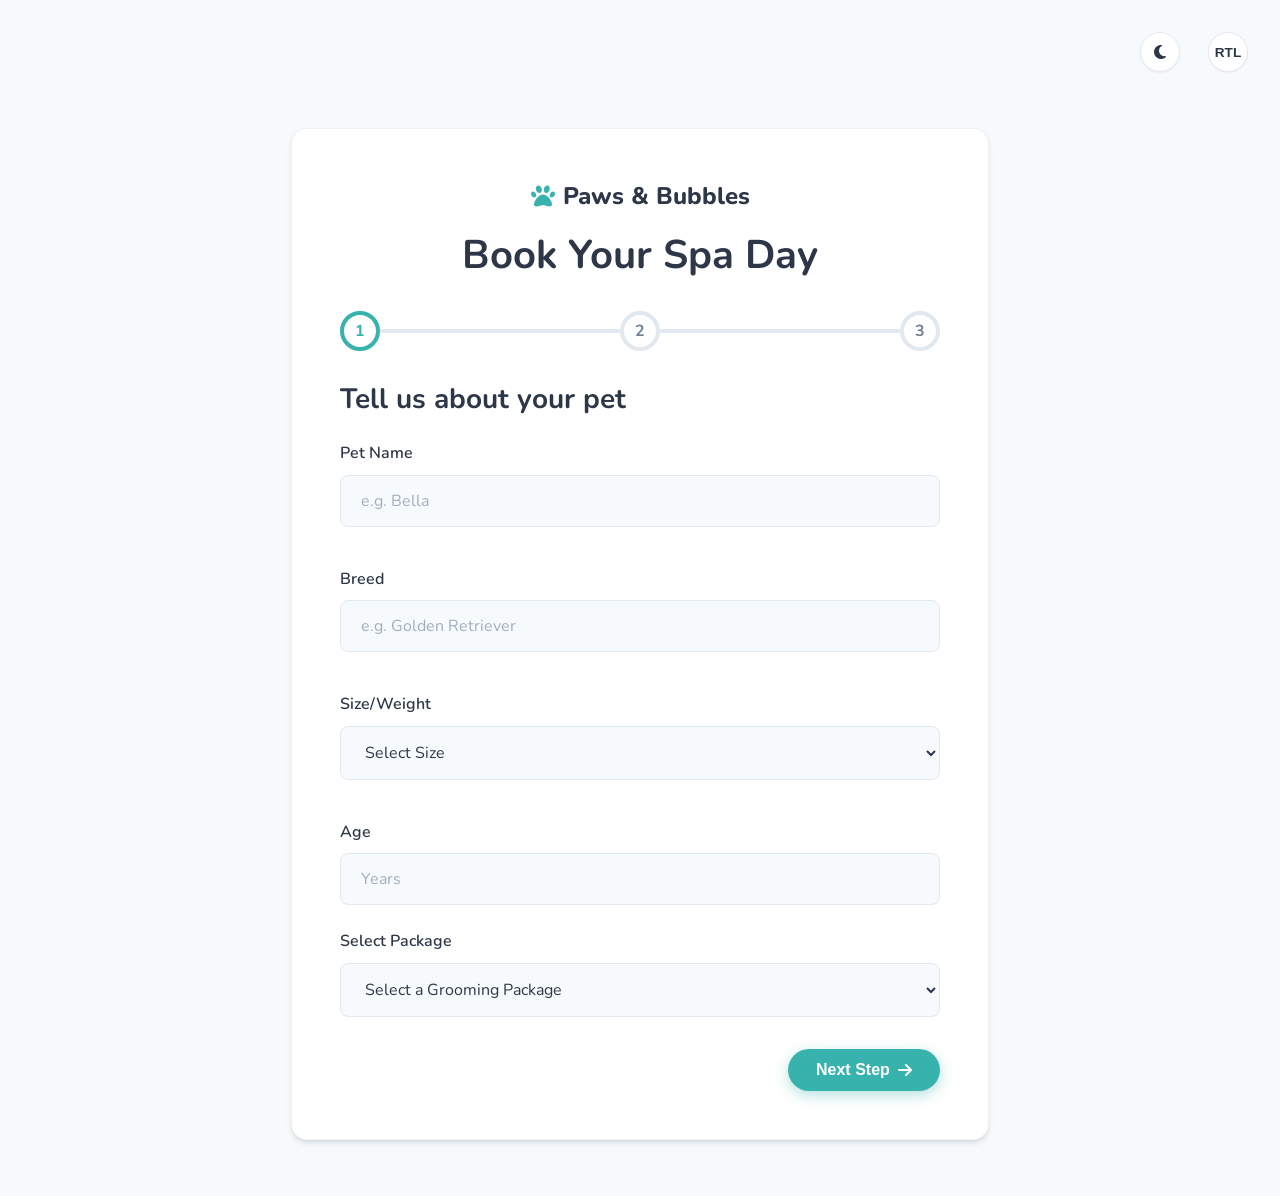
<file: booking.html>
<!DOCTYPE html>
<html lang="en" dir="ltr">
<head>
  <meta charset="UTF-8">
  <meta name="viewport" content="width=device-width, initial-scale=1.0">
  <title>Book an Appointment | Paws & Bubbles</title>
  
  <link rel="stylesheet" href="https://cdnjs.cloudflare.com/ajax/libs/font-awesome/6.5.1/css/all.min.css">
  <link rel="stylesheet" href="assets/css/index.css">
  <link rel="stylesheet" href="assets/css/components.css">
  <link rel="stylesheet" href="assets/css/animations.css">

  <style>
    .wizard-step { display: none; }
    .wizard-step.active { display: block; animation: fadeIn 0.5s ease; }
    
    @keyframes fadeIn {
      from { opacity: 0; transform: translateY(10px); }
      to { opacity: 1; transform: translateY(0); }
    }
    
    .progress-bar {
      display: flex;
      justify-content: space-between;
      margin-bottom: 2rem;
      position: relative;
    }
    
    .progress-bar::before {
      content: '';
      position: absolute;
      top: 50%;
      left: 0;
      width: 100%;
      height: 4px;
      background: var(--border-color);
      z-index: 1;
      transform: translateY(-50%);
    }
    
    .progress-bar-fill {
      position: absolute;
      top: 50%;
      left: 0;
      height: 4px;
      background: var(--primary);
      z-index: 2;
      transform: translateY(-50%);
      transition: width 0.3s ease;
    }
    
    .progress-step {
      width: 40px;
      height: 40px;
      background: var(--surface);
      border: 4px solid var(--border-color);
      border-radius: 50%;
      z-index: 3;
      display: flex;
      justify-content: center;
      align-items: center;
      font-weight: bold;
      color: var(--text-muted);
      transition: all 0.3s ease;
    }
    
    .progress-step.active {
      border-color: var(--primary);
      color: var(--primary);
    }
    
    .progress-step.completed {
      background: var(--primary);
      border-color: var(--primary);
      color: white;
    }

    /* RTL Overrides */
    [dir="rtl"] .progress-bar-fill {
      left: auto;
      right: 0;
    }
    
    [dir="rtl"] .next-btn i {
      transform: scaleX(-1);
    }

    [dir="rtl"] .prev-btn i {
      transform: scaleX(-1);
    }

    .fixed-toggles {
      position: fixed;
      top: 2rem;
      right: 2rem;
      display: flex;
      gap: 0.75rem;
      align-items: center;
      z-index: 100;
    }

    [dir="rtl"] .fixed-toggles {
      right: auto;
      left: 2rem;
    }

    @media (max-width: 576px) {
      .fixed-toggles {
        top: 1rem;
        right: 1rem;
      }
      [dir="rtl"] .fixed-toggles {
        right: auto;
        left: 1rem;
      }
    }
  </style>
  <link rel="icon" type="image/svg+xml" href="assets/images/favicon.svg">
</head>
<body>


  <!-- Theme & RTL Toggles (Fixed Corner) -->
  <div class="fixed-toggles">
    <button id="theme-toggle" class="theme-toggle" aria-label="Toggle Dark Mode" style="width: 40px; height: 40px; font-size: 1rem; background: var(--surface); border: 1px solid var(--border-color); box-shadow: var(--shadow-sm);">
      <i class="fas fa-moon"></i>
    </button>
    <button id="rtl-toggle" aria-label="Toggle RTL" style="width: 40px; height: 40px; font-size: 0.85rem; font-weight: 800; background: var(--surface); color: var(--text-main); border: 1px solid var(--border-color); border-radius: 50%; cursor: pointer; display: flex; align-items: center; justify-content: center; box-shadow: var(--shadow-sm);">
      RTL
    </button>
  </div>

  <!-- Booking Container -->
  <section class="section" style="padding-top: 8rem; min-height: 100vh; background-color: var(--bg-color);">
    <div class="container" style="max-width: 800px;">
      
      <div class="card fade-in-up" style="padding: 3rem; position: relative;">


        <!-- Logo & Title -->
        <div class="text-center" style="margin-bottom: 2rem;">
          <a href="index.html" class="navbar-brand" style="justify-content: center; margin-bottom: 1rem; font-size: 1.5rem;">
            <i class="fas fa-paw"></i>
            <span>Paws & Bubbles</span>
          </a>
          <h2 style="margin: 0;">Book Your Spa Day</h2>
        </div>
        
        <!-- Progress Bar -->
        <div class="progress-bar">
          <div class="progress-bar-fill" id="progress-fill" style="width: 0%;"></div>
          <div class="progress-step active" id="step1-indicator">1</div>
          <div class="progress-step" id="step2-indicator">2</div>
          <div class="progress-step" id="step3-indicator">3</div>
        </div>
        
        <form id="booking-form">
          <!-- Step 1: Pet Details -->
          <div class="wizard-step active" id="step-1">
            <h3 style="margin-bottom: 1.5rem;">Tell us about your pet</h3>
            <div style="display: flex; flex-direction: column; gap: 1rem;">
              <div class="form-group">
                <label class="form-label">Pet Name</label>
                <input type="text" class="form-control" placeholder="e.g. Bella" required>
              </div>
              <div class="form-group">
                <label class="form-label">Breed</label>
                <input type="text" class="form-control" placeholder="e.g. Golden Retriever" required>
              </div>
              <div class="form-group">
                <label class="form-label">Size/Weight</label>
                <select class="form-control" required>
                  <option value="">Select Size</option>
                  <option value="small">Small (0-20 lbs)</option>
                  <option value="medium">Medium (21-40 lbs)</option>
                  <option value="large">Large (41+ lbs)</option>
                </select>
              </div>
              <div class="form-group">
                <label class="form-label">Age</label>
                <input type="number" class="form-control" placeholder="Years" min="0">
              </div>
            </div>
            <div class="form-group">
              <label class="form-label">Select Package</label>
              <select class="form-control" required>
                <option value="">Select a Grooming Package</option>
                <option value="basic">Basic Bath (From $65)</option>
                <option value="full">The Full Makeover (From $95)</option>
                <option value="puppy">Puppy Spa (From $55)</option>
              </select>
            </div>
            <div style="text-align: right; margin-top: 2rem;">
              <button type="button" class="btn btn-primary next-btn" data-next="2">Next Step <i class="fas fa-arrow-right"></i></button>
            </div>
          </div>
          
          <!-- Step 2: Date & Time -->
          <div class="wizard-step" id="step-2">
            <h3 style="margin-bottom: 1.5rem;">Choose a Date & Time</h3>
            <div class="form-group">
              <label class="form-label">Preferred Date</label>
              <input type="date" class="form-control" id="booking-date" required>
            </div>
            
            <label class="form-label" style="margin-top: 1.5rem;">Available Times</label>
            <div class="grid" style="grid-template-columns: repeat(auto-fill, minmax(120px, 1fr)); gap: 1rem; margin-bottom: 1.5rem;">
              <label style="display: block; cursor: pointer;">
                <input type="radio" name="time" value="09:00 AM" style="display: none;">
                <div class="card border-none text-center time-slot" style="padding: 1rem; border: 2px solid var(--border-color);">09:00 AM</div>
              </label>
              <label style="display: block; cursor: pointer;">
                <input type="radio" name="time" value="11:30 AM" style="display: none;">
                <div class="card border-none text-center time-slot" style="padding: 1rem; border: 2px solid var(--border-color);">11:30 AM</div>
              </label>
              <label style="display: block; cursor: pointer;">
                <input type="radio" name="time" value="02:00 PM" style="display: none;">
                <div class="card border-none text-center time-slot" style="padding: 1rem; border: 2px solid var(--border-color);">02:00 PM</div>
              </label>
              <label style="display: block; cursor: pointer;">
                <input type="radio" name="time" value="04:30 PM" style="display: none;">
                <div class="card border-none text-center time-slot" style="padding: 1rem; border: 2px solid var(--border-color);">04:30 PM</div>
              </label>
            </div>
            
            <div style="display: flex; justify-content: space-between; margin-top: 2rem;">
              <button type="button" class="btn btn-outline prev-btn" data-prev="1"><i class="fas fa-arrow-left"></i> Back</button>
              <button type="button" class="btn btn-primary next-btn" data-next="3">Next Step <i class="fas fa-arrow-right"></i></button>
            </div>
          </div>
          
          <!-- Step 3: Contact Info -->
          <div class="wizard-step" id="step-3">
            <h3 style="margin-bottom: 1.5rem;">Your Details</h3>
            <div class="grid grid-2">
              <div class="form-group">
                <label class="form-label">First Name</label>
                <input type="text" class="form-control" required>
              </div>
              <div class="form-group">
                <label class="form-label">Last Name</label>
                <input type="text" class="form-control" required>
              </div>
            </div>
            <div class="form-group">
              <label class="form-label">Email Address</label>
              <input type="email" class="form-control" required>
            </div>
            <div class="form-group">
              <label class="form-label">Home Address (For Mobile Van)</label>
              <input type="text" class="form-control" placeholder="Street Address" required style="margin-bottom: 0.5rem;">
              <div class="grid grid-2">
                <input type="text" class="form-control" placeholder="City" required>
                <input type="text" class="form-control" placeholder="Zip Code" required>
              </div>
            </div>
            <div class="form-group">
              <label class="form-label">Special Instructions (Optional)</label>
              <textarea class="form-control" rows="3" placeholder="Any gating codes or specific pet behavioral notes?"></textarea>
            </div>
            
            <div style="display: flex; justify-content: space-between; margin-top: 2rem;">
              <button type="button" class="btn btn-outline prev-btn" data-prev="2"><i class="fas fa-arrow-left"></i> Back</button>
              <button type="submit" class="btn btn-accent"><i class="fas fa-check"></i> Confirm Booking</button>
            </div>
          </div>
          
          <!-- Success Message -->
          <div class="wizard-step text-center" id="step-success" style="padding: 4rem 2rem;">
            <div style="font-size: 5rem; color: var(--primary); margin-bottom: 1.5rem;">
              <i class="fas fa-check-circle"></i>
            </div>
            <h2>Booking Confirmed!</h2>
            <p style="font-size: 1.25rem;">We'll see you and your furry friend soon.<br>A confirmation email has been sent.</p>
            <a href="login.html" class="btn btn-primary" style="margin-top: 2rem;">Go to Dashboard</a>
          </div>
          
        </form>
      </div>
      
    </div>
  </section>



  <script src="assets/js/main.js"></script>
  <script src="assets/js/booking.js"></script>
</body>
</html>
</file>
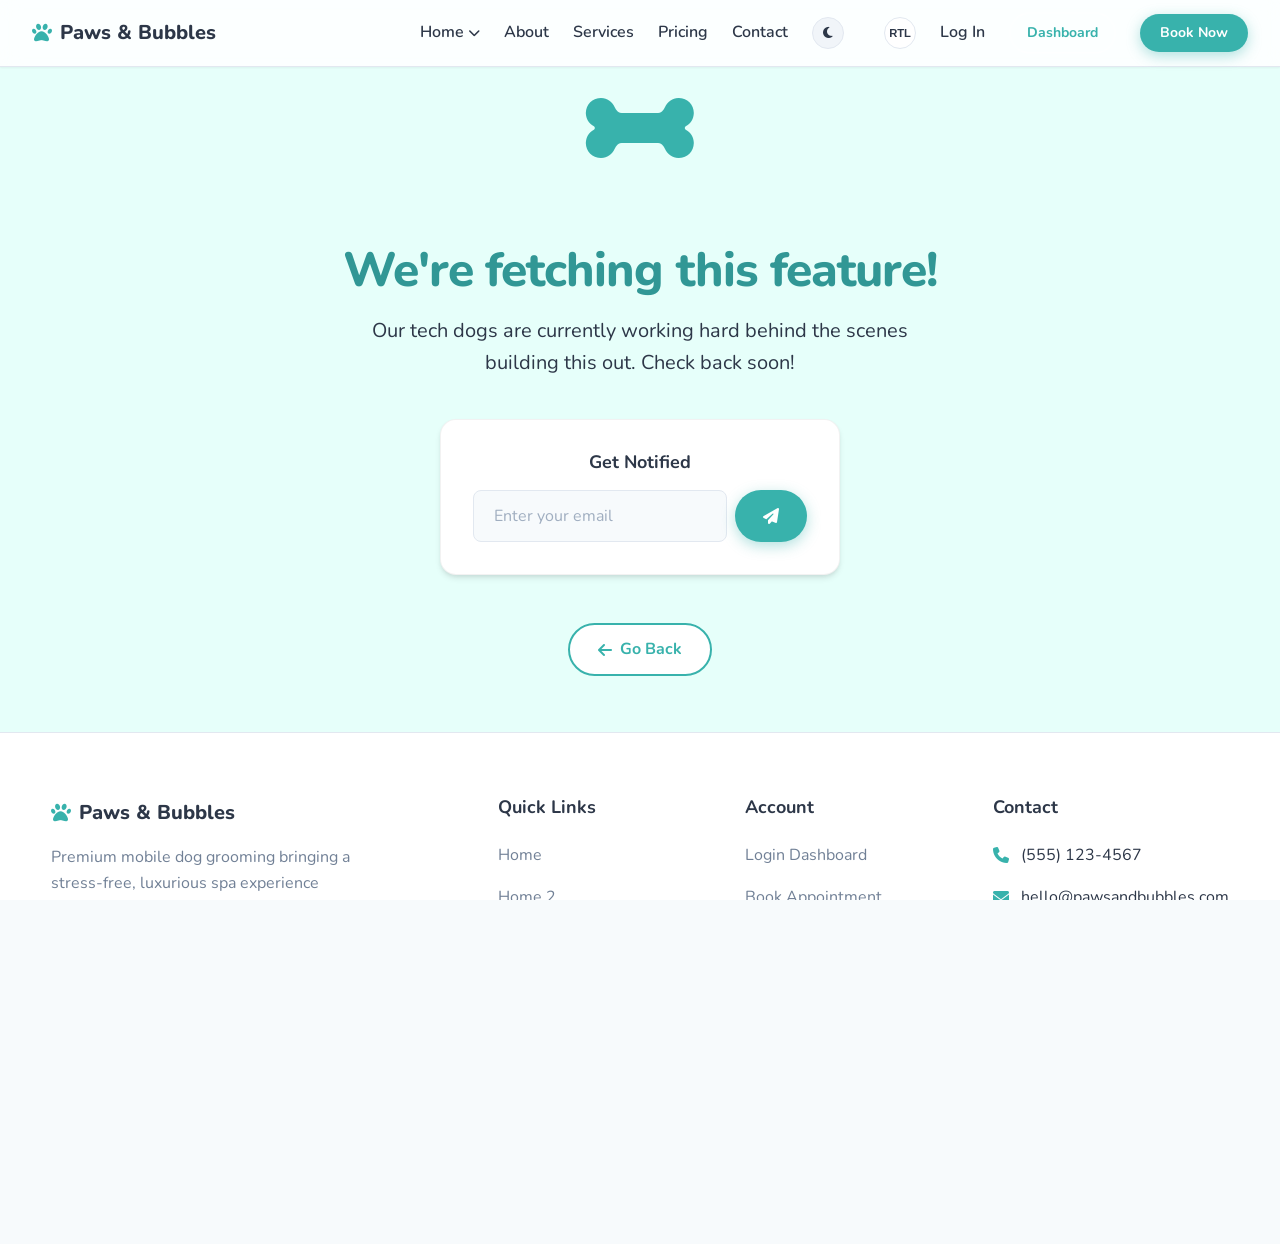
<file: coming-soon.html>
<!DOCTYPE html>
<html lang="en">
<head>
  <meta charset="UTF-8">
  <meta name="viewport" content="width=device-width, initial-scale=1.0">
  <title>Coming Soon | Paws & Bubbles</title>
  
  <link rel="stylesheet" href="https://cdnjs.cloudflare.com/ajax/libs/font-awesome/6.5.1/css/all.min.css">
  <link rel="stylesheet" href="assets/css/index.css">
  <link rel="stylesheet" href="assets/css/components.css">
  <link rel="stylesheet" href="assets/css/animations.css">
  <link rel="icon" type="image/svg+xml" href="assets/images/favicon.svg">
</head>
<body style="height: 100vh; display: flex; flex-direction: column; justify-content: space-between; background-color: var(--primary-light);">

  <!-- Navbar -->
  <nav class="floating-nav" style="animation: slideDownNav 0.6s ease-out forwards;">
    <a href="index.html" class="navbar-brand" style="font-size: 1.25rem;">
      <i class="fas fa-paw"></i>
      <span>Paws & Bubbles</span>
    </a>
    <ul class="nav-links" style="gap: 1.5rem;">
      <li class="dropdown">
        <a href="#" class="nav-link">Home <i class="fas fa-chevron-down" style="font-size: 0.75rem;"></i></a>
        <ul class="dropdown-menu">
          <li><a href="index.html">Home 1</a></li>
          <li><a href="index2.html">Home 2</a></li>
        </ul>
      </li>
      <li><a href="about.html" class="nav-link">About</a></li>
      <li><a href="services.html" class="nav-link">Services</a></li>
      <li><a href="pricing.html" class="nav-link">Pricing</a></li>
      <li><a href="contact.html" class="nav-link">Contact</a></li>
      <li class="mobile-toggle-item theme-btn-container">
        <button id="theme-toggle" class="theme-toggle" aria-label="Toggle Dark Mode" style="width: 32px; height: 32px; font-size: 0.8rem;">
          <i class="fas fa-moon"></i>
        </button>
      </li>
      <li class="mobile-toggle-item rtl-btn-container">
        <button id="rtl-toggle" aria-label="Toggle RTL" style="width: 32px; height: 32px; font-size: 0.7rem; font-weight: 800; background: var(--surface); color: var(--text-main); border: 1px solid var(--border-color); border-radius: 50%; cursor: pointer; display: flex; align-items: center; justify-content: center;">
          RTL
        </button>
      </li>
      <li><a href="login.html" class="nav-link">Log In</a></li>
      <li><a href="dashboard.html" class="btn btn-outline" style="padding: 0.5rem 1rem; font-size: 0.875rem; border-color: rgba(255,255,255,0.5);">Dashboard</a></li>
      <li><a href="booking.html" class="btn btn-primary" style="padding: 0.5rem 1.25rem; font-size: 0.875rem;">Book Now</a></li>
    </ul>
    <button id="menu-toggle" class="menu-toggle"><i class="fas fa-bars"></i></button>
  </nav>

  <!-- Coming Soon Content -->
  <section class="section" style="flex-grow: 1; display: flex; align-items: center; justify-content: center; text-align: center;">
    <div class="container fade-in-up">
      <div class="hover-wiggle" style="font-size: 6rem; color: var(--primary); margin-bottom: 2rem; display: inline-block;">
        <i class="fas fa-bone"></i>
      </div>
      <h1 style="color: var(--primary-hover); margin-bottom: 1rem;">We're fetching this feature!</h1>
      <p style="font-size: 1.25rem; max-width: 600px; margin: 0 auto 2.5rem; color: var(--text-main);">
        Our tech dogs are currently working hard behind the scenes building this out. Check back soon!
      </p>
      
      <div class="card border-none" style="max-width: 400px; margin: 0 auto; padding: 2rem;">
        <h3 style="font-size: 1.125rem; margin-bottom: 1rem;">Get Notified</h3>
        <form style="display: flex; gap: 0.5rem;">
          <input type="email" class="form-control" placeholder="Enter your email" required style="flex-grow: 1;">
          <button type="submit" class="btn btn-primary" onclick="event.preventDefault(); alert('Subscribed!');"><i class="fas fa-paper-plane"></i></button>
        </form>
      </div>
      
      <div style="margin-top: 3rem;">
        <a href="index.html" class="btn btn-outline" style="background: var(--surface);"><i class="fas fa-arrow-left"></i> Go Back</a>
      </div>
    </div>
  </section>

  <!-- Footer -->
  <footer class="footer" style="padding: 4rem 0 2rem;">
    <div class="container">
      <div class="footer-grid">
        <div>
          <a href="index.html" class="footer-brand" style="font-size: 1.25rem;"><i class="fas fa-paw"></i> <span>Paws & Bubbles</span></a>
          <p class="footer-desc">Premium mobile dog grooming bringing a stress-free, luxurious spa experience right to your doorstep.</p>
          <div class="footer-socials">
            <a href="#"><i class="fab fa-instagram"></i></a>
            <a href="#"><i class="fab fa-facebook"></i></a>
            <a href="#"><i class="fa-brands fa-x-twitter"></i></a>
          </div>
        </div>
        
        <div>
          <h4 class="footer-title">Quick Links</h4>
          <ul class="footer-links">
            <li><a href="index.html">Home</a></li>
            <li><a href="index2.html">Home 2</a></li>
            <li><a href="about.html">About Us</a></li>
            <li><a href="services.html">Services</a></li>
            <li><a href="pricing.html">Pricing</a></li>
            <li><a href="contact.html">Contact Us</a></li>
          </ul>
        </div>
        
        <div>
          <h4 class="footer-title">Account</h4>
          <ul class="footer-links">
            <li><a href="login.html">Login Dashboard</a></li>
            <li><a href="booking.html">Book Appointment</a></li>
            <li><a href="coming-soon.html">Pet Profiles</a></li>
            <li><a href="coming-soon.html">Rewards</a></li>
          </ul>
        </div>
        
        <div>
          <h4 class="footer-title">Contact</h4>
          <ul class="footer-links">
            <li><i class="fas fa-phone text-primary" style="margin-right: 0.5rem;"></i> (555) 123-4567</li>
            <li><i class="fas fa-envelope text-primary" style="margin-right: 0.5rem;"></i> hello@pawsandbubbles.com</li>
            <li><i class="fas fa-map-marker-alt text-primary" style="margin-right: 0.5rem;"></i> Serving the Greater Metro Area</li>
          </ul>
        </div>
      </div>
      
      <div class="footer-bottom">
        <p>&copy; 2026 Paws & Bubbles Mobile Grooming. All rights reserved.</p>
      </div>
    </div>
  </footer>

  <script src="assets/js/main.js"></script>
</body>
</html>
</file>
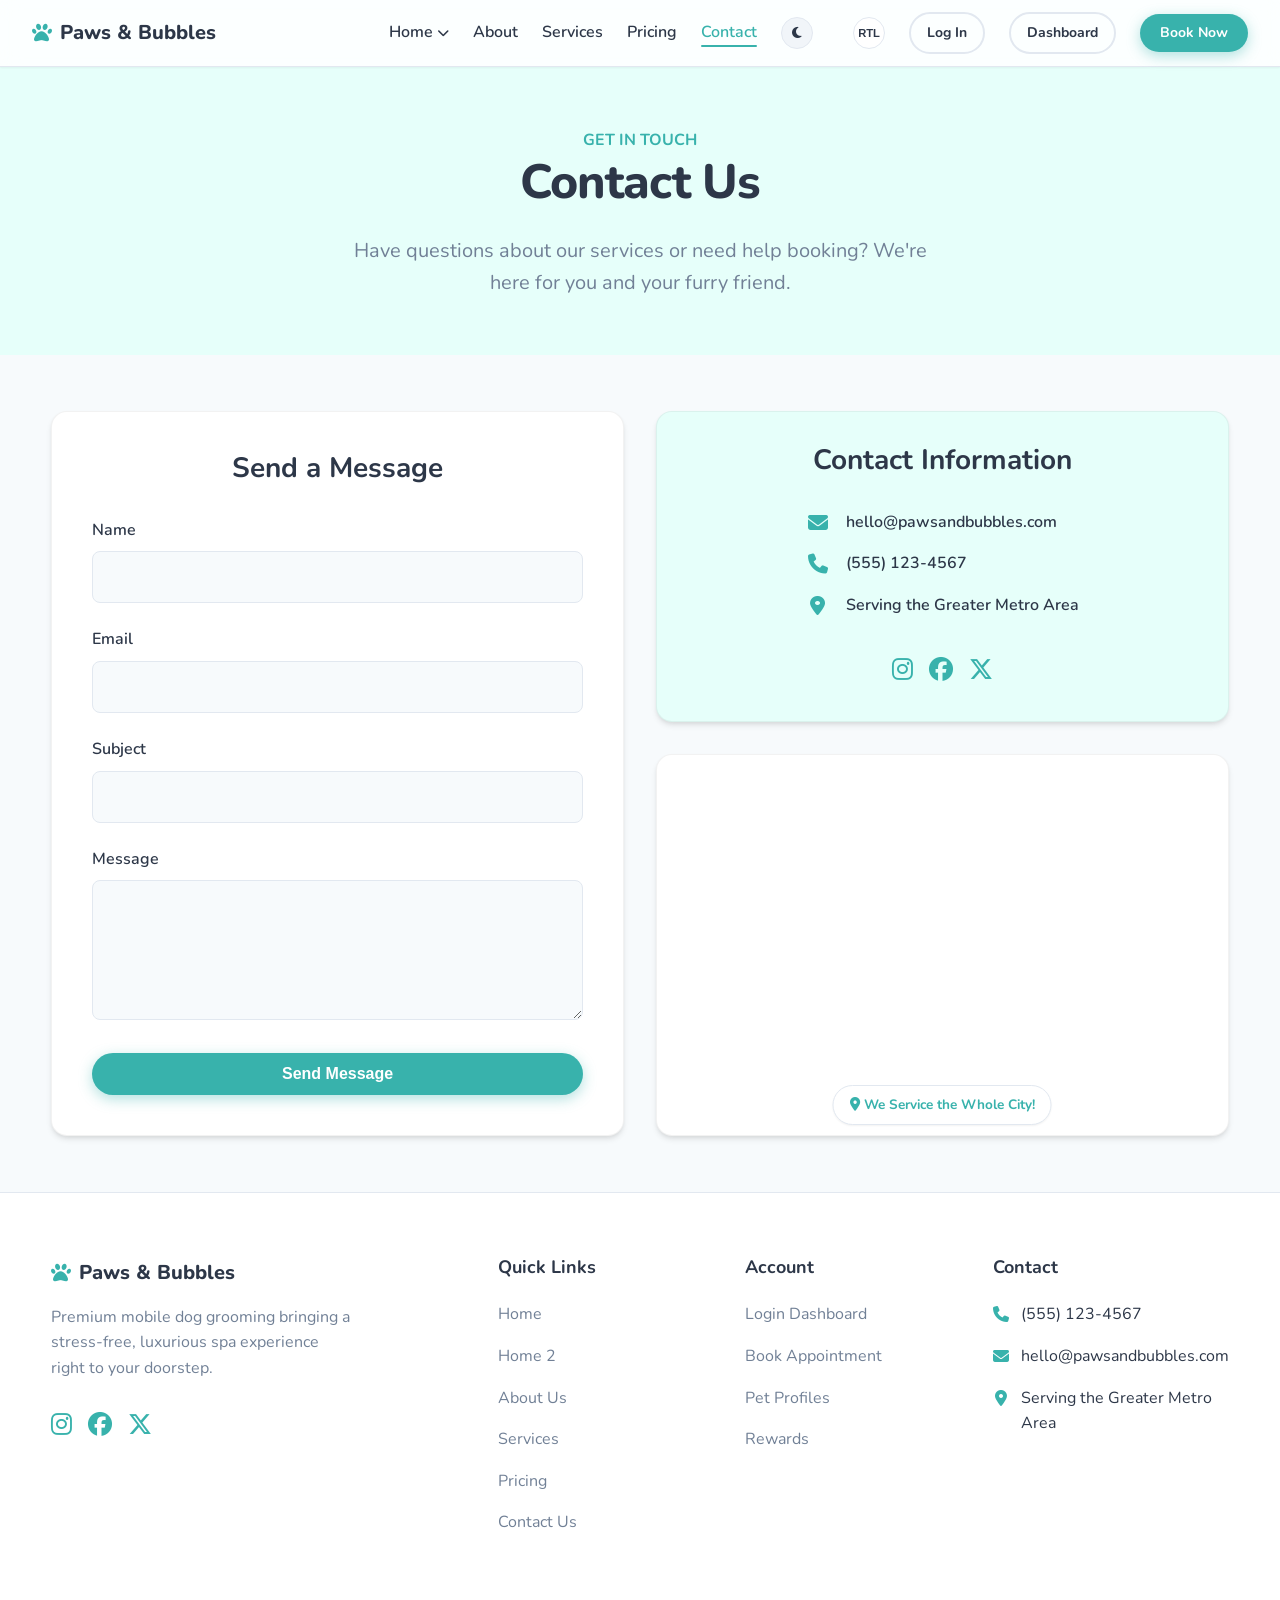
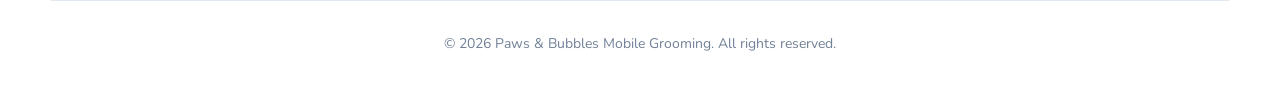
<file: contact.html>
<!DOCTYPE html>
<html lang="en">
<head>
  <meta charset="UTF-8">
  <meta name="viewport" content="width=device-width, initial-scale=1.0">
  <title>Contact Us | Paws & Bubbles</title>
  
  <link rel="stylesheet" href="https://cdnjs.cloudflare.com/ajax/libs/font-awesome/6.5.1/css/all.min.css">
  <link rel="stylesheet" href="assets/css/index.css">
  <link rel="stylesheet" href="assets/css/components.css">
  <link rel="stylesheet" href="assets/css/animations.css">
  <link rel="icon" type="image/svg+xml" href="assets/images/favicon.svg">
</head>
<body>

  <!-- Navbar -->
  <nav class="floating-nav" style="animation: slideDownNav 0.6s ease-out forwards;">
    <a href="index.html" class="navbar-brand" style="font-size: 1.25rem;">
      <i class="fas fa-paw"></i>
      <span>Paws & Bubbles</span>
    </a>
    <ul class="nav-links" style="gap: 1.5rem;">
      <li class="dropdown">
        <a href="#" class="nav-link">Home <i class="fas fa-chevron-down" style="font-size: 0.75rem;"></i></a>
        <ul class="dropdown-menu">
          <li><a href="index.html">Home 1</a></li>
          <li><a href="index2.html">Home 2</a></li>
        </ul>
      </li>
      <li><a href="about.html" class="nav-link">About</a></li>
      <li><a href="services.html" class="nav-link">Services</a></li>
      <li><a href="pricing.html" class="nav-link">Pricing</a></li>
      <li><a href="contact.html" class="nav-link active">Contact</a></li>
      <li class="mobile-toggle-item theme-btn-container">
        <button id="theme-toggle" class="theme-toggle" aria-label="Toggle Dark Mode" style="width: 32px; height: 32px; font-size: 0.8rem;">
          <i class="fas fa-moon"></i>
        </button>
      </li>
      <li class="mobile-toggle-item rtl-btn-container">
        <button id="rtl-toggle" aria-label="Toggle RTL" style="width: 32px; height: 32px; font-size: 0.7rem; font-weight: 800; background: var(--surface); color: var(--text-main); border: 1px solid var(--border-color); border-radius: 50%; cursor: pointer; display: flex; align-items: center; justify-content: center;">
          RTL
        </button>
      </li>
      <li><a href="login.html" class="btn btn-outline" style="padding: 0.5rem 1rem; font-size: 0.875rem; border-color: var(--border-color); color: var(--text-main);">Log In</a></li>
      <li><a href="dashboard.html" class="btn btn-outline" style="padding: 0.5rem 1rem; font-size: 0.875rem; border-color: var(--border-color); color: var(--text-main);">Dashboard</a></li>
      <li><a href="booking.html" class="btn btn-primary" style="padding: 0.5rem 1.25rem; font-size: 0.875rem;">Book Now</a></li>
    </ul>
    <button id="menu-toggle" class="menu-toggle"><i class="fas fa-bars"></i></button>
  </nav>

  <!-- Header -->
  <header class="section" style="padding-top: 8rem; background-color: var(--primary-light); text-align: center;">
    <div class="container fade-in-up">
      <span class="text-primary font-bold">GET IN TOUCH</span>
      <h1>Contact Us</h1>
      <p style="max-width: 600px; margin: 0 auto; font-size: 1.25rem;">
        Have questions about our services or need help booking? We're here for you and your furry friend.
      </p>
    </div>
  </header>

  <!-- Contact Grid -->
  <section class="section">
    <div class="container fade-in-up">
      <div class="grid grid-2">
        <!-- Form -->
        <div class="card border-none order-tablet-2" style="padding: 2.5rem; background: var(--surface);">
          <h3 style="margin-bottom: 2rem; text-align: center;">Send a Message</h3>
          <form onsubmit="event.preventDefault(); alert('Message Sent!');">
            <div class="form-group" style="margin-bottom: 1.5rem;">
              <label class="form-label">Name</label>
              <input type="text" class="form-control" required>
            </div>
            <div class="form-group" style="margin-bottom: 1.5rem;">
              <label class="form-label">Email</label>
              <input type="email" class="form-control" required>
            </div>
            <div class="form-group" style="margin-top: 1.5rem;">
              <label class="form-label">Subject</label>
              <input type="text" class="form-control" required>
            </div>
            <div class="form-group">
              <label class="form-label">Message</label>
              <textarea class="form-control" rows="5" required></textarea>
            </div>
            <button type="submit" class="btn btn-primary" style="width: 100%;">Send Message</button>
          </form>
        </div>
        
        <!-- Info & Map -->
        <div class="order-tablet-1" style="display: flex; flex-direction: column; gap: 2rem; width: 100%; align-items: stretch !important;">
          <div class="card border-none" style="padding: 2rem; background: var(--primary-light); text-align: center; width: 100%;">
            <h3 style="margin-bottom: 2rem; text-align: center;">Contact Information</h3>
            <ul style="list-style: none; padding: 0; display: inline-block; text-align: left; margin: 0 auto; width: fit-content;">
              <li style="margin-bottom: 1rem; display: flex; align-items: center; gap: 1rem;">
                <i class="fas fa-envelope text-primary" style="font-size: 1.25rem; width: 25px; text-align: center;"></i>
                <span style="font-weight: 600;">hello@pawsandbubbles.com</span>
              </li>
              <li style="margin-bottom: 1rem; display: flex; align-items: center; gap: 1rem;">
                <i class="fas fa-phone text-primary" style="font-size: 1.25rem; width: 25px; text-align: center;"></i>
                <span style="font-weight: 600;">(555) 123-4567</span>
              </li>
              <li style="display: flex; align-items: center; gap: 1rem;">
                <i class="fas fa-map-marker-alt text-primary" style="font-size: 1.25rem; width: 25px; text-align: center;"></i>
                <span style="font-weight: 600;">Serving the Greater Metro Area</span>
              </li>
            </ul>
            <div class="footer-socials" style="justify-content: center; margin-top: 2rem;">
              <a href="#"><i class="fab fa-instagram"></i></a>
              <a href="#"><i class="fab fa-facebook"></i></a>
              <a href="#"><i class="fa-brands fa-x-twitter"></i></a>
            </div>
          </div>
          
          <!-- Service Area Map -->
          <div class="card border-none" style="flex-grow: 1; padding: 0; overflow: hidden; height: 350px; position: relative; width: 100%;">
            <iframe 
              src="https://www.google.com/maps/embed?pb=!1m18!1m12!1m3!1d114964.53925916665!2d-80.29949925244585!3d25.782390733527264!2m3!1f0!2f0!3f0!3m2!1i1024!2i768!4f13.1!3m3!1m2!1s0x88d9b0a58123695d%3A0x3f3cd3d978a6379!2sMiami%2C%20FL!5e0!3m2!1sen!2sus!4v1711285000000!5m2!1sen!2sus" 
              width="100%" 
              height="100%" 
              style="border:0;" 
              allowfullscreen="" 
              loading="lazy" 
              referrerpolicy="no-referrer-when-downgrade">
            </iframe>
            <div style="position: absolute; bottom: 10px; left: 50%; transform: translateX(-50%); background: white; padding: 0.5rem 1rem; border-radius: 30px; box-shadow: var(--shadow-sm); font-size: 0.85rem; font-weight: 700; color: var(--primary); pointer-events: none; border: 1px solid var(--border-color);">
              <i class="fas fa-location-dot"></i> We Service the Whole City!
            </div>
          </div>
        </div>
      </div>
    </div>
  </section>

  <!-- Footer -->
  <footer class="footer" style="padding: 4rem 0 2rem;">
    <div class="container">
      <div class="footer-grid">
        <div>
          <a href="index.html" class="footer-brand" style="font-size: 1.25rem;"><i class="fas fa-paw"></i> <span>Paws & Bubbles</span></a>
          <p class="footer-desc">Premium mobile dog grooming bringing a stress-free, luxurious spa experience right to your doorstep.</p>
          <div class="footer-socials">
            <a href="#"><i class="fab fa-instagram"></i></a>
            <a href="#"><i class="fab fa-facebook"></i></a>
            <a href="#"><i class="fa-brands fa-x-twitter"></i></a>
          </div>
        </div>
        
        <div>
          <h4 class="footer-title">Quick Links</h4>
          <ul class="footer-links">
            <li><a href="index.html">Home</a></li>
            <li><a href="index2.html">Home 2</a></li>
            <li><a href="about.html">About Us</a></li>
            <li><a href="services.html">Services</a></li>
            <li><a href="pricing.html">Pricing</a></li>
            <li><a href="contact.html">Contact Us</a></li>
          </ul>
        </div>
        
        <div>
          <h4 class="footer-title">Account</h4>
          <ul class="footer-links">
            <li><a href="login.html">Login Dashboard</a></li>
            <li><a href="booking.html">Book Appointment</a></li>
            <li><a href="coming-soon.html">Pet Profiles</a></li>
            <li><a href="coming-soon.html">Rewards</a></li>
          </ul>
        </div>
        
        <div>
          <h4 class="footer-title">Contact</h4>
          <ul class="footer-links">
            <li><i class="fas fa-phone text-primary" style="margin-right: 0.5rem;"></i> (555) 123-4567</li>
            <li><i class="fas fa-envelope text-primary" style="margin-right: 0.5rem;"></i> hello@pawsandbubbles.com</li>
            <li><i class="fas fa-map-marker-alt text-primary" style="margin-right: 0.5rem;"></i> Serving the Greater Metro Area</li>
          </ul>
        </div>
      </div>
      
      <div class="footer-bottom">
        <p>&copy; 2026 Paws & Bubbles Mobile Grooming. All rights reserved.</p>
      </div>
    </div>
  </footer>

  <script src="assets/js/main.js"></script>
</body>
</html>
</file>
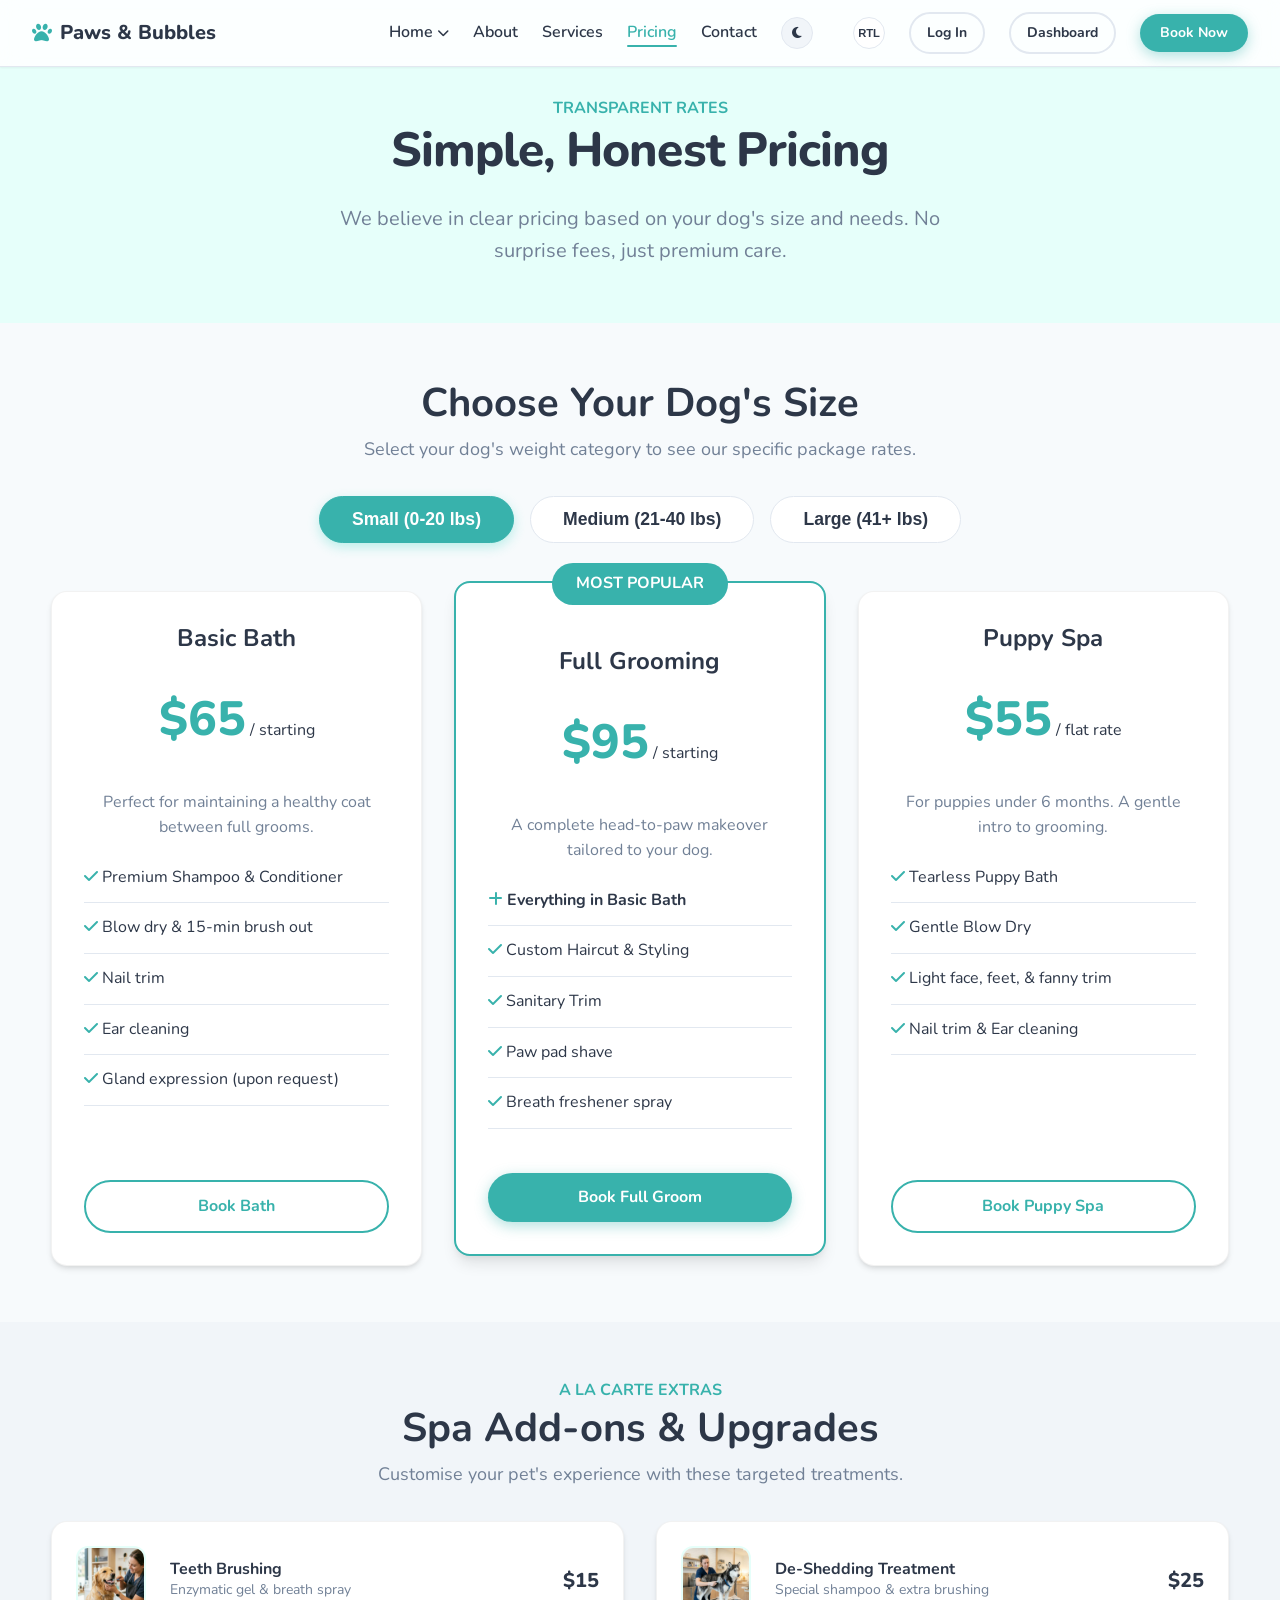
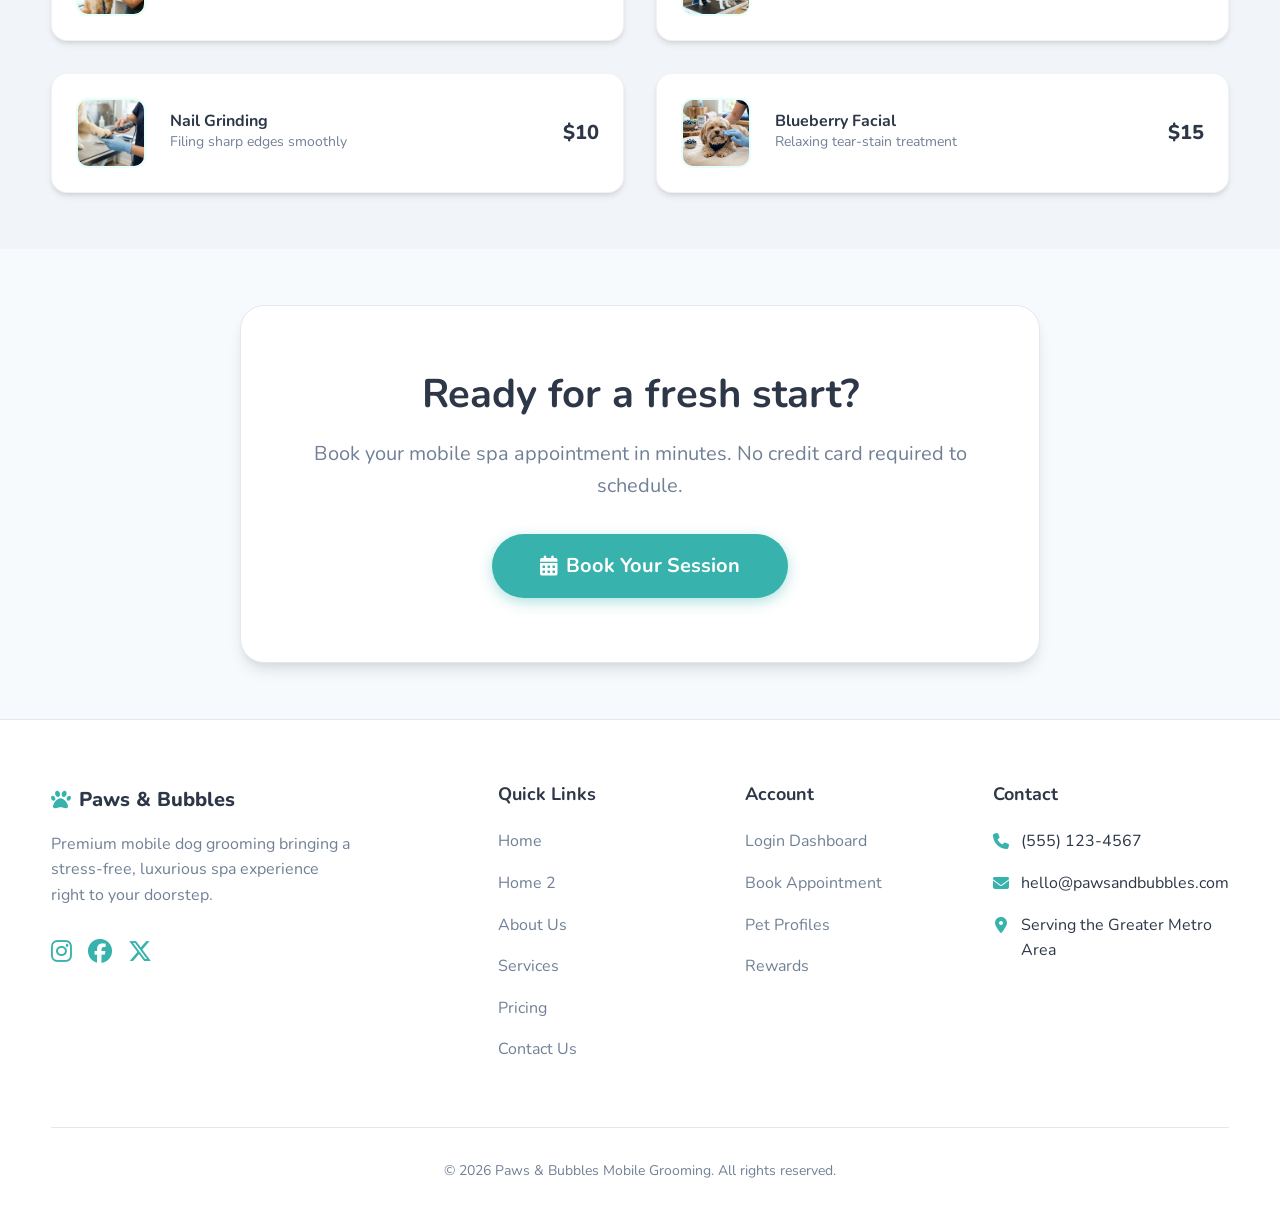
<file: pricing.html>
<!DOCTYPE html>
<html lang="en">
<head>
  <meta charset="UTF-8">
  <meta name="viewport" content="width=device-width, initial-scale=1.0">
  <title>Pricing | Paws & Bubbles</title>
  <meta name="description" content="View our transparent mobile dog grooming pricing. Packages for small, medium, and large breeds with no hidden fees.">
  
  <link rel="stylesheet" href="https://cdnjs.cloudflare.com/ajax/libs/font-awesome/6.5.1/css/all.min.css">
  <link rel="stylesheet" href="assets/css/index.css">
  <link rel="stylesheet" href="assets/css/components.css">
  <link rel="stylesheet" href="assets/css/animations.css">
  <link rel="icon" type="image/svg+xml" href="assets/images/favicon.svg">
</head>
<body>

  <!-- Navbar -->
  <nav class="floating-nav" style="animation: slideDownNav 0.6s ease-out forwards;">
    <a href="index.html" class="navbar-brand" style="font-size: 1.25rem;">
      <i class="fas fa-paw"></i>
      <span>Paws & Bubbles</span>
    </a>
    <ul class="nav-links" style="gap: 1.5rem;">
      <li class="dropdown">
        <a href="#" class="nav-link">Home <i class="fas fa-chevron-down" style="font-size: 0.75rem;"></i></a>
        <ul class="dropdown-menu">
          <li><a href="index.html">Home 1</a></li>
          <li><a href="index2.html">Home 2</a></li>
        </ul>
      </li>
      <li><a href="about.html" class="nav-link">About</a></li>
      <li><a href="services.html" class="nav-link">Services</a></li>
      <li><a href="pricing.html" class="nav-link active">Pricing</a></li>
      <li><a href="contact.html" class="nav-link">Contact</a></li>
      <li class="mobile-toggle-item theme-btn-container">
        <button id="theme-toggle" class="theme-toggle" aria-label="Toggle Dark Mode" style="width: 32px; height: 32px; font-size: 0.8rem;">
          <i class="fas fa-moon"></i>
        </button>
      </li>
      <li class="mobile-toggle-item rtl-btn-container">
        <button id="rtl-toggle" aria-label="Toggle RTL" style="width: 32px; height: 32px; font-size: 0.7rem; font-weight: 800; background: var(--surface); color: var(--text-main); border: 1px solid var(--border-color); border-radius: 50%; cursor: pointer; display: flex; align-items: center; justify-content: center;">
          RTL
        </button>
      </li>
      <li><a href="login.html" class="btn btn-outline" style="padding: 0.5rem 1rem; font-size: 0.875rem; border-color: var(--border-color); color: var(--text-main);">Log In</a></li>
      <li><a href="dashboard.html" class="btn btn-outline" style="padding: 0.5rem 1rem; font-size: 0.875rem; border-color: var(--border-color); color: var(--text-main);">Dashboard</a></li>
      <li><a href="booking.html" class="btn btn-primary" style="padding: 0.5rem 1.25rem; font-size: 0.875rem;">Book Now</a></li>
    </ul>
    <button id="menu-toggle" class="menu-toggle"><i class="fas fa-bars"></i></button>
  </nav>

  <!-- Page Header -->
  <header class="section" style="padding: 6rem 0 3.5rem; background-color: var(--primary-light); text-align: center;">
    <div class="container fade-in-up">
      <span class="text-primary font-bold">TRANSPARENT RATES</span>
      <h1>Simple, Honest Pricing</h1>
      <p style="max-width: 600px; margin: 0 auto; font-size: 1.25rem;">
        We believe in clear pricing based on your dog's size and needs. No surprise fees, just premium care.
      </p>
    </div>
  </header>

  <!-- Pricing Tables -->
  <section class="section">
    <div class="container">
      <div class="section-title fade-in-up text-center">
        <h2>Choose Your Dog's Size</h2>
        <p>Select your dog's weight category to see our specific package rates.</p>
      </div>

      <!-- Tabs for Size (Dynamic) -->
      <div style="display: flex; justify-content: center; gap: 1rem; margin-bottom: 3rem; flex-wrap: wrap;" class="fade-in-up">
        <button class="size-tab active" onclick="showSize('small')" id="tab-small">Small (0-20 lbs)</button>
        <button class="size-tab" onclick="showSize('medium')" id="tab-medium">Medium (21-40 lbs)</button>
        <button class="size-tab" onclick="showSize('large')" id="tab-large">Large (41+ lbs)</button>
      </div>

      <div id="pricing-container">
        <!-- Small Dogs -->
        <div id="pricing-small" class="grid grid-3" style="gap: 2rem;">
          <!-- Basic Bath -->
          <div class="card fade-in-up delay-100">
            <h3 class="card-title text-center" style="font-size: 1.5rem;">Basic Bath</h3>
            <div class="text-center" style="margin: 1rem 0 2rem;">
              <span style="font-size: 3rem; font-weight: 800; color: var(--primary);">$65</span>
              <span class="text-muted">/ starting</span>
            </div>
            <p class="text-center" style="margin-bottom: 1.5rem;">Perfect for maintaining a healthy coat between full grooms.</p>
            <ul style="list-style: none; margin-bottom: 2rem; flex-grow: 1;">
              <li style="margin-bottom: 0.75rem; border-bottom: 1px solid var(--border-color); padding-bottom: 0.75rem;"><i class="fas fa-check text-primary"></i> Premium Shampoo & Conditioner</li>
              <li style="margin-bottom: 0.75rem; border-bottom: 1px solid var(--border-color); padding-bottom: 0.75rem;"><i class="fas fa-check text-primary"></i> Blow dry & 15-min brush out</li>
              <li style="margin-bottom: 0.75rem; border-bottom: 1px solid var(--border-color); padding-bottom: 0.75rem;"><i class="fas fa-check text-primary"></i> Nail trim</li>
              <li style="margin-bottom: 0.75rem; border-bottom: 1px solid var(--border-color); padding-bottom: 0.75rem;"><i class="fas fa-check text-primary"></i> Ear cleaning</li>
              <li style="margin-bottom: 0.75rem; border-bottom: 1px solid var(--border-color); padding-bottom: 0.75rem;"><i class="fas fa-check text-primary"></i> Gland expression (upon request)</li>
            </ul>
            <a href="booking.html" class="btn btn-outline" style="width: 100%;">Book Bath</a>
          </div>

          <!-- Full Groom -->
          <div class="card fade-in-up delay-200" style="border: 2px solid var(--primary); position: relative; box-shadow: var(--shadow-lg); transform: translateY(-10px);">
            <div style="position: absolute; top: -20px; left: 50%; transform: translateX(-50%); background: var(--primary); color: white; padding: 0.5rem 1.5rem; border-radius: var(--radius-full); font-weight: 700; white-space: nowrap; z-index: 10;">MOST POPULAR</div>
            <h3 class="card-title text-center" style="font-size: 1.5rem; margin-top: 2rem;">Full Grooming</h3>
            <div class="text-center" style="margin: 1rem 0 2rem;">
              <span style="font-size: 3rem; font-weight: 800; color: var(--primary);">$95</span>
              <span class="text-muted">/ starting</span>
            </div>
            <p class="text-center" style="margin-bottom: 1.5rem;">A complete head-to-paw makeover tailored to your dog.</p>
            <ul style="list-style: none; margin-bottom: 2rem; flex-grow: 1;">
              <li style="margin-bottom: 0.75rem; border-bottom: 1px solid var(--border-color); padding-bottom: 0.75rem;"><strong><i class="fas fa-plus text-primary"></i> Everything in Basic Bath</strong></li>
              <li style="margin-bottom: 0.75rem; border-bottom: 1px solid var(--border-color); padding-bottom: 0.75rem;"><i class="fas fa-check text-primary"></i> Custom Haircut & Styling</li>
              <li style="margin-bottom: 0.75rem; border-bottom: 1px solid var(--border-color); padding-bottom: 0.75rem;"><i class="fas fa-check text-primary"></i> Sanitary Trim</li>
              <li style="margin-bottom: 0.75rem; border-bottom: 1px solid var(--border-color); padding-bottom: 0.75rem;"><i class="fas fa-check text-primary"></i> Paw pad shave</li>
              <li style="margin-bottom: 0.75rem; border-bottom: 1px solid var(--border-color); padding-bottom: 0.75rem;"><i class="fas fa-check text-primary"></i> Breath freshener spray</li>
            </ul>
            <a href="booking.html" class="btn btn-primary" style="width: 100%;">Book Full Groom</a>
          </div>

          <!-- Puppy Spa -->
          <div class="card fade-in-up delay-300">
            <h3 class="card-title text-center" style="font-size: 1.5rem;">Puppy Spa</h3>
            <div class="text-center" style="margin: 1rem 0 2rem;">
              <span style="font-size: 3rem; font-weight: 800; color: var(--primary);">$55</span>
              <span class="text-muted">/ flat rate</span>
            </div>
            <p class="text-center" style="margin-bottom: 1.5rem;">For puppies under 6 months. A gentle intro to grooming.</p>
            <ul style="list-style: none; margin-bottom: 2rem; flex-grow: 1;">
              <li style="margin-bottom: 0.75rem; border-bottom: 1px solid var(--border-color); padding-bottom: 0.75rem;"><i class="fas fa-check text-primary"></i> Tearless Puppy Bath</li>
              <li style="margin-bottom: 0.75rem; border-bottom: 1px solid var(--border-color); padding-bottom: 0.75rem;"><i class="fas fa-check text-primary"></i> Gentle Blow Dry</li>
              <li style="margin-bottom: 0.75rem; border-bottom: 1px solid var(--border-color); padding-bottom: 0.75rem;"><i class="fas fa-check text-primary"></i> Light face, feet, & fanny trim</li>
              <li style="margin-bottom: 0.75rem; border-bottom: 1px solid var(--border-color); padding-bottom: 0.75rem;"><i class="fas fa-check text-primary"></i> Nail trim & Ear cleaning</li>
            </ul>
            <a href="booking.html" class="btn btn-outline" style="width: 100%;">Book Puppy Spa</a>
          </div>
        </div>

        <!-- Medium Dogs -->
        <div id="pricing-medium" class="grid grid-3" style="gap: 2rem; display: none;">
          <!-- Basic Bath -->
          <div class="card fade-in-up">
            <h3 class="card-title text-center" style="font-size: 1.5rem;">Basic Bath</h3>
            <div class="text-center" style="margin: 1rem 0 2rem;">
              <span style="font-size: 3rem; font-weight: 800; color: var(--primary);">$75</span>
              <span class="text-muted">/ starting</span>
            </div>
            <p class="text-center" style="margin-bottom: 1.5rem;">Perfect for maintaining a healthy coat between full grooms.</p>
            <ul style="list-style: none; margin-bottom: 2rem; flex-grow: 1;">
              <li style="margin-bottom: 0.75rem; border-bottom: 1px solid var(--border-color); padding-bottom: 0.75rem;"><i class="fas fa-check text-primary"></i> Premium Shampoo & Conditioner</li>
              <li style="margin-bottom: 0.75rem; border-bottom: 1px solid var(--border-color); padding-bottom: 0.75rem;"><i class="fas fa-check text-primary"></i> Blow dry & 15-min brush out</li>
              <li style="margin-bottom: 0.75rem; border-bottom: 1px solid var(--border-color); padding-bottom: 0.75rem;"><i class="fas fa-check text-primary"></i> Nail trim</li>
              <li style="margin-bottom: 0.75rem; border-bottom: 1px solid var(--border-color); padding-bottom: 0.75rem;"><i class="fas fa-check text-primary"></i> Ear cleaning</li>
              <li style="margin-bottom: 0.75rem; border-bottom: 1px solid var(--border-color); padding-bottom: 0.75rem;"><i class="fas fa-check text-primary"></i> Gland expression (upon request)</li>
            </ul>
            <a href="booking.html" class="btn btn-outline" style="width: 100%;">Book Bath</a>
          </div>

          <!-- Full Groom -->
          <div class="card fade-in-up delay-200" style="border: 2px solid var(--primary); position: relative; box-shadow: var(--shadow-lg); transform: translateY(-10px);">
            <div style="position: absolute; top: -20px; left: 50%; transform: translateX(-50%); background: var(--primary); color: white; padding: 0.5rem 1.5rem; border-radius: var(--radius-full); font-weight: 700; white-space: nowrap; z-index: 10;">MOST POPULAR</div>
            <h3 class="card-title text-center" style="font-size: 1.5rem; margin-top: 2rem;">Full Grooming</h3>
            <div class="text-center" style="margin: 1rem 0 2rem;">
              <span style="font-size: 3rem; font-weight: 800; color: var(--primary);">$110</span>
              <span class="text-muted">/ starting</span>
            </div>
            <p class="text-center" style="margin-bottom: 1.5rem;">A complete head-to-paw makeover tailored to your dog.</p>
            <ul style="list-style: none; margin-bottom: 2rem; flex-grow: 1;">
              <li style="margin-bottom: 0.75rem; border-bottom: 1px solid var(--border-color); padding-bottom: 0.75rem;"><strong><i class="fas fa-plus text-primary"></i> Everything in Basic Bath</strong></li>
              <li style="margin-bottom: 0.75rem; border-bottom: 1px solid var(--border-color); padding-bottom: 0.75rem;"><i class="fas fa-check text-primary"></i> Custom Haircut & Styling</li>
              <li style="margin-bottom: 0.75rem; border-bottom: 1px solid var(--border-color); padding-bottom: 0.75rem;"><i class="fas fa-check text-primary"></i> Sanitary Trim</li>
              <li style="margin-bottom: 0.75rem; border-bottom: 1px solid var(--border-color); padding-bottom: 0.75rem;"><i class="fas fa-check text-primary"></i> Paw pad shave</li>
              <li style="margin-bottom: 0.75rem; border-bottom: 1px solid var(--border-color); padding-bottom: 0.75rem;"><i class="fas fa-check text-primary"></i> Breath freshener spray</li>
            </ul>
            <a href="booking.html" class="btn btn-primary" style="width: 100%;">Book Full Groom</a>
          </div>

          <!-- Puppy Spa -->
          <div class="card fade-in-up delay-400">
            <h3 class="card-title text-center" style="font-size: 1.5rem;">Puppy Spa</h3>
            <div class="text-center" style="margin: 1rem 0 2rem;">
              <span style="font-size: 3rem; font-weight: 800; color: var(--primary);">$65</span>
              <span class="text-muted">/ flat rate</span>
            </div>
            <p class="text-center" style="margin-bottom: 1.5rem;">For puppies under 6 months. A gentle intro to grooming.</p>
            <ul style="list-style: none; margin-bottom: 2rem; flex-grow: 1;">
              <li style="margin-bottom: 0.75rem; border-bottom: 1px solid var(--border-color); padding-bottom: 0.75rem;"><i class="fas fa-check text-primary"></i> Tearless Puppy Bath</li>
              <li style="margin-bottom: 0.75rem; border-bottom: 1px solid var(--border-color); padding-bottom: 0.75rem;"><i class="fas fa-check text-primary"></i> Gentle Blow Dry</li>
              <li style="margin-bottom: 0.75rem; border-bottom: 1px solid var(--border-color); padding-bottom: 0.75rem;"><i class="fas fa-check text-primary"></i> Light face, feet, & fanny trim</li>
              <li style="margin-bottom: 0.75rem; border-bottom: 1px solid var(--border-color); padding-bottom: 0.75rem;"><i class="fas fa-check text-primary"></i> Nail trim & Ear cleaning</li>
            </ul>
            <a href="booking.html" class="btn btn-outline" style="width: 100%;">Book Puppy Spa</a>
          </div>
        </div>

        <!-- Large Dogs -->
        <div id="pricing-large" class="grid grid-3" style="gap: 2rem; display: none;">
          <!-- Basic Bath -->
          <div class="card fade-in-up">
            <h3 class="card-title text-center" style="font-size: 1.5rem;">Basic Bath</h3>
            <div class="text-center" style="margin: 1rem 0 2rem;">
              <span style="font-size: 3rem; font-weight: 800; color: var(--primary);">$90</span>
              <span class="text-muted">/ starting</span>
            </div>
            <p class="text-center" style="margin-bottom: 1.5rem;">Perfect for maintaining a healthy coat between full grooms.</p>
            <ul style="list-style: none; margin-bottom: 2rem; flex-grow: 1;">
              <li style="margin-bottom: 0.75rem; border-bottom: 1px solid var(--border-color); padding-bottom: 0.75rem;"><i class="fas fa-check text-primary"></i> Premium Shampoo & Conditioner</li>
              <li style="margin-bottom: 0.75rem; border-bottom: 1px solid var(--border-color); padding-bottom: 0.75rem;"><i class="fas fa-check text-primary"></i> Blow dry & 15-min brush out</li>
              <li style="margin-bottom: 0.75rem; border-bottom: 1px solid var(--border-color); padding-bottom: 0.75rem;"><i class="fas fa-check text-primary"></i> Nail trim</li>
              <li style="margin-bottom: 0.75rem; border-bottom: 1px solid var(--border-color); padding-bottom: 0.75rem;"><i class="fas fa-check text-primary"></i> Ear cleaning</li>
              <li style="margin-bottom: 0.75rem; border-bottom: 1px solid var(--border-color); padding-bottom: 0.75rem;"><i class="fas fa-check text-primary"></i> Gland expression (upon request)</li>
            </ul>
            <a href="booking.html" class="btn btn-outline" style="width: 100%;">Book Bath</a>
          </div>

          <!-- Full Groom -->
          <div class="card fade-in-up delay-200" style="border: 2px solid var(--primary); position: relative; box-shadow: var(--shadow-lg); transform: translateY(-10px);">
            <div style="position: absolute; top: -20px; left: 50%; transform: translateX(-50%); background: var(--primary); color: white; padding: 0.5rem 1.5rem; border-radius: var(--radius-full); font-weight: 700; white-space: nowrap; z-index: 10;">MOST POPULAR</div>
            <h3 class="card-title text-center" style="font-size: 1.5rem; margin-top: 2rem;">Full Grooming</h3>
            <div class="text-center" style="margin: 1rem 0 2rem;">
              <span style="font-size: 3rem; font-weight: 800; color: var(--primary);">$135</span>
              <span class="text-muted">/ starting</span>
            </div>
            <p class="text-center" style="margin-bottom: 1.5rem;">A complete head-to-paw makeover tailored to your dog.</p>
            <ul style="list-style: none; margin-bottom: 2rem; flex-grow: 1;">
              <li style="margin-bottom: 0.75rem; border-bottom: 1px solid var(--border-color); padding-bottom: 0.75rem;"><strong><i class="fas fa-plus text-primary"></i> Everything in Basic Bath</strong></li>
              <li style="margin-bottom: 0.75rem; border-bottom: 1px solid var(--border-color); padding-bottom: 0.75rem;"><i class="fas fa-check text-primary"></i> Custom Haircut & Styling</li>
              <li style="margin-bottom: 0.75rem; border-bottom: 1px solid var(--border-color); padding-bottom: 0.75rem;"><i class="fas fa-check text-primary"></i> Sanitary Trim</li>
              <li style="margin-bottom: 0.75rem; border-bottom: 1px solid var(--border-color); padding-bottom: 0.75rem;"><i class="fas fa-check text-primary"></i> Paw pad shave</li>
              <li style="margin-bottom: 0.75rem; border-bottom: 1px solid var(--border-color); padding-bottom: 0.75rem;"><i class="fas fa-check text-primary"></i> Breath freshener spray</li>
            </ul>
            <a href="booking.html" class="btn btn-primary" style="width: 100%;">Book Full Groom</a>
          </div>

          <!-- Puppy Spa -->
          <div class="card fade-in-up delay-400">
            <h3 class="card-title text-center" style="font-size: 1.5rem;">Puppy Spa</h3>
            <div class="text-center" style="margin: 1rem 0 2rem;">
              <span style="font-size: 3rem; font-weight: 800; color: var(--primary);">$80</span>
              <span class="text-muted">/ flat rate</span>
            </div>
            <p class="text-center" style="margin-bottom: 1.5rem;">For puppies under 6 months. A gentle intro to grooming.</p>
            <ul style="list-style: none; margin-bottom: 2rem; flex-grow: 1;">
              <li style="margin-bottom: 0.75rem; border-bottom: 1px solid var(--border-color); padding-bottom: 0.75rem;"><i class="fas fa-check text-primary"></i> Tearless Puppy Bath</li>
              <li style="margin-bottom: 0.75rem; border-bottom: 1px solid var(--border-color); padding-bottom: 0.75rem;"><i class="fas fa-check text-primary"></i> Gentle Blow Dry</li>
              <li style="margin-bottom: 0.75rem; border-bottom: 1px solid var(--border-color); padding-bottom: 0.75rem;"><i class="fas fa-check text-primary"></i> Light face, feet, & fanny trim</li>
              <li style="margin-bottom: 0.75rem; border-bottom: 1px solid var(--border-color); padding-bottom: 0.75rem;"><i class="fas fa-check text-primary"></i> Nail trim & Ear cleaning</li>
            </ul>
            <a href="booking.html" class="btn btn-outline" style="width: 100%;">Book Puppy Spa</a>
          </div>
        </div>
      </div>
    </div>
  </section>

  <!-- Specialized Spa Treatments -->
  <section class="section" style="background-color: var(--surface-alt);">
    <div class="container">
      <div class="section-title fade-in-up text-center">
        <span class="text-accent font-bold">A LA CARTE EXTRAS</span>
        <h2>Spa Add-ons & Upgrades</h2>
        <p>Customise your pet's experience with these targeted treatments.</p>
      </div>
      
      <div class="grid grid-2">
        <div class="card fade-in-up border-none" style="display: flex; flex-direction: row; align-items: center; padding: 1.5rem;">
          <img src="assets/images/teeth-brushing.png" alt="Teeth Brushing" style="width: 70px; height: 70px; border-radius: 12px; object-fit: cover; border: 2px solid var(--primary-light);">
          <div style="flex-grow: 1; padding: 0 1.5rem;">
            <h4 style="margin: 0;">Teeth Brushing</h4>
            <p style="margin: 0; font-size: 0.875rem;">Enzymatic gel & breath spray</p>
          </div>
          <div style="font-weight: 800; font-size: 1.25rem;">$15</div>
        </div>

        <div class="card fade-in-up delay-100 border-none" style="display: flex; flex-direction: row; align-items: center; padding: 1.5rem;">
          <img src="assets/images/de-shedding.png" alt="De-Shedding Treatment" style="width: 70px; height: 70px; border-radius: 12px; object-fit: cover; border: 2px solid var(--primary-light);">
          <div style="flex-grow: 1; padding: 0 1.5rem;">
            <h4 style="margin: 0;">De-Shedding Treatment</h4>
            <p style="margin: 0; font-size: 0.875rem;">Special shampoo & extra brushing</p>
          </div>
          <div style="font-weight: 800; font-size: 1.25rem;">$25</div>
        </div>
        
        <div class="card fade-in-up delay-200 border-none" style="display: flex; flex-direction: row; align-items: center; padding: 1.5rem;">
          <img src="assets/images/nail-grinding.png" alt="Nail Grinding" style="width: 70px; height: 70px; border-radius: 12px; object-fit: cover; border: 2px solid var(--primary-light);">
          <div style="flex-grow: 1; padding: 0 1.5rem;">
            <h4 style="margin: 0;">Nail Grinding</h4>
            <p style="margin: 0; font-size: 0.875rem;">Filing sharp edges smoothly</p>
          </div>
          <div style="font-weight: 800; font-size: 1.25rem;">$10</div>
        </div>

        <div class="card fade-in-up delay-300 border-none" style="display: flex; flex-direction: row; align-items: center; padding: 1.5rem;">
          <img src="assets/images/blueberry-facial.png" alt="Blueberry Facial" style="width: 70px; height: 70px; border-radius: 12px; object-fit: cover; border: 2px solid var(--primary-light);">
          <div style="flex-grow: 1; padding: 0 1.5rem;">
            <h4 style="margin: 0;">Blueberry Facial</h4>
            <p style="margin: 0; font-size: 0.875rem;">Relaxing tear-stain treatment</p>
          </div>
          <div style="font-weight: 800; font-size: 1.25rem;">$15</div>
        </div>
      </div>
    </div>
  </section>

  <!-- CTA Section -->
  <section class="section" style="text-align: center;">
    <div class="container fade-in-up" style="max-width: 800px; background: var(--surface); padding: 4rem 2rem; border-radius: var(--radius-lg); box-shadow: var(--shadow-lg); border: 1px solid var(--border-color);">
      <h2>Ready for a fresh start?</h2>
      <p style="font-size: 1.25rem; margin-bottom: 2rem;">Book your mobile spa appointment in minutes. No credit card required to schedule.</p>
      <a href="booking.html" class="btn btn-primary" style="font-size: 1.25rem; padding: 1rem 3rem;"><i class="fas fa-calendar-alt"></i> Book Your Session</a>
    </div>
  </section>

  <!-- Footer -->
  <footer class="footer" style="padding: 4rem 0 2rem;">
    <div class="container">
      <div class="footer-grid">
        <div>
          <a href="index.html" class="footer-brand" style="font-size: 1.25rem;"><i class="fas fa-paw"></i> <span>Paws & Bubbles</span></a>
          <p class="footer-desc">Premium mobile dog grooming bringing a stress-free, luxurious spa experience right to your doorstep.</p>
          <div class="footer-socials">
            <a href="#"><i class="fab fa-instagram"></i></a>
            <a href="#"><i class="fab fa-facebook"></i></a>
            <a href="#"><i class="fa-brands fa-x-twitter"></i></a>
          </div>
        </div>
        
        <div>
          <h4 class="footer-title">Quick Links</h4>
          <ul class="footer-links">
            <li><a href="index.html">Home</a></li>
            <li><a href="index2.html">Home 2</a></li>
            <li><a href="about.html">About Us</a></li>
            <li><a href="services.html">Services</a></li>
            <li><a href="pricing.html">Pricing</a></li>
            <li><a href="contact.html">Contact Us</a></li>
          </ul>
        </div>
        
        <div>
          <h4 class="footer-title">Account</h4>
          <ul class="footer-links">
            <li><a href="login.html">Login Dashboard</a></li>
            <li><a href="booking.html">Book Appointment</a></li>
            <li><a href="coming-soon.html">Pet Profiles</a></li>
            <li><a href="coming-soon.html">Rewards</a></li>
          </ul>
        </div>
        
        <div>
          <h4 class="footer-title">Contact</h4>
          <ul class="footer-links">
            <li><i class="fas fa-phone text-primary" style="margin-right: 0.5rem;"></i> (555) 123-4567</li>
            <li><i class="fas fa-envelope text-primary" style="margin-right: 0.5rem;"></i> hello@pawsandbubbles.com</li>
            <li><i class="fas fa-map-marker-alt text-primary" style="margin-right: 0.5rem;"></i> Serving the Greater Metro Area</li>
          </ul>
        </div>
      </div>
      
      <div class="footer-bottom">
        <p>&copy; 2026 Paws & Bubbles Mobile Grooming. All rights reserved.</p>
      </div>
    </div>
  </footer>

  <script src="assets/js/main.js"></script>
  <script>
    function showSize(size) {
      document.getElementById('pricing-small').style.display = 'none';
      document.getElementById('pricing-medium').style.display = 'none';
      document.getElementById('pricing-large').style.display = 'none';
      document.querySelectorAll('.size-tab').forEach(btn => btn.classList.remove('active'));
      document.getElementById('tab-' + size).classList.add('active');
      const target = document.getElementById('pricing-' + size);
      target.style.display = 'grid';
      target.querySelectorAll('.fade-in-up').forEach(el => el.classList.add('appear'));
    }
  </script>
</body>
</html>
</file>
<file: assets/css/index.css>
@import url('https://fonts.googleapis.com/css2?family=Nunito:wght@400;600;700;800&display=swap');

:root {
  /* Soft, Pet-friendly Light Theme */
  --primary: #38b2ac; /* Soft Teal */
  --primary-hover: #319795;
  --primary-light: #e6fffa;
  --secondary: #fdfbf7; /* Warm Beige */
  --accent: #38b2ac; /* Matches Primary Teal */
  --accent-hover: #319795;
  
  --bg-color: #f7fafc; /* Very Light Gray */
  --surface: #ffffff;
  --surface-alt: #f1f5f9;
  
  --text-main: #2d3748;
  --text-muted: #718096;
  --border-color: #e2e8f0;

  --radius-sm: 8px;
  --radius-md: 16px;
  --radius-lg: 24px;
  --radius-full: 9999px;

  --shadow-sm: 0 1px 2px 0 rgba(0, 0, 0, 0.05);
  --shadow-md: 0 4px 6px -1px rgba(0, 0, 0, 0.1), 0 2px 4px -1px rgba(0, 0, 0, 0.06);
  --shadow-lg: 0 10px 15px -3px rgba(0, 0, 0, 0.1), 0 4px 6px -2px rgba(0, 0, 0, 0.05);
  --shadow-soft: 0 20px 40px -10px rgba(56, 178, 172, 0.15); /* Tinted shadow */
  
  --transition-fast: 0.15s ease-in-out;
  --transition-normal: 0.3s cubic-bezier(0.4, 0, 0.2, 1);
  --transition-bounce: 0.5s cubic-bezier(0.68, -0.55, 0.265, 1.55);
}

/* Dark Mode Configuration */
[data-theme="dark"] {
  --primary: #4fd1c5;
  --primary-hover: #38b2ac;
  --primary-light: rgba(56, 178, 172, 0.2);
  --secondary: #1a202c;
  --accent: #4fd1c5;
  
  --bg-color: #0f172a;
  --surface: #1e293b;
  --surface-alt: #334155;
  
  --text-main: #f8fafc;
  --text-muted: #94a3b8;
  --border-color: #334155;
  
  --shadow-soft: 0 20px 40px -10px rgba(0, 0, 0, 0.5);
}

/* Reset & Base */
*, *::before, *::after {
  box-sizing: border-box;
  margin: 0;
  padding: 0;
}

html, body {
  font-family: 'Nunito', sans-serif;
  background-color: var(--bg-color);
  color: var(--text-main);
  line-height: 1.6;
  -webkit-font-smoothing: antialiased;
  -moz-osx-font-smoothing: grayscale;
  transition: background-color var(--transition-normal), color var(--transition-normal);
  overflow-x: hidden;
  width: 100%;
}

h1, h2, h3, h4, h5, h6 {
  font-weight: 700;
  line-height: 1.2;
  color: var(--text-main);
  margin-bottom: 0.5em;
}

h1 { font-size: 3rem; font-weight: 800; letter-spacing: -0.02em; }
h2 { font-size: 2.5rem; }
h3 { font-size: 1.75rem; }
p { margin-bottom: 1rem; color: var(--text-muted); }

/* Typography Utilities */
.text-primary { color: var(--primary); }
.text-accent { color: var(--accent); }
.text-center { text-align: center; }
.font-bold { font-weight: 700; }

a {
  color: var(--primary);
  text-decoration: none;
  transition: color var(--transition-fast);
}

a:hover {
  color: var(--primary-hover);
}

img {
  max-width: 100%;
  height: auto;
  display: block;
}

/* Base Layout Helpers */
.container {
  width: 100%;
  max-width: 1600px;
  margin: 0 auto;
  padding: 0 4%;
}

.section {
  padding: 3.5rem 0;
}

.section-title {
  text-align: center;
  margin-bottom: 2rem;
}

.section-title h2 {
  margin-bottom: 0.5rem;
}

.section-title p {
  font-size: 1.125rem;
  max-width: 600px;
  margin: 0 auto;
}

/* Responsive Overrides */
@media (max-width: 768px) {
  h1 { font-size: 2.25rem; }
  h2 { font-size: 1.875rem; }
  .section { padding: 3rem 0; }
}

/* Utility to hide scrollbar but keep functionality */
.hide-scrollbar {
  -ms-overflow-style: none;  /* IE and Edge */
  scrollbar-width: none;  /* Firefox */
}
.hide-scrollbar::-webkit-scrollbar {
  display: none; /* Chrome, Safari and Opera */
}

/* Scroll Top Button */
.scroll-top {
  position: fixed;
  bottom: 2rem;
  right: 2rem;
  width: 45px;
  height: 45px;
  background-color: var(--primary);
  color: white;
  border-radius: 50%;
  display: flex;
  justify-content: center;
  align-items: center;
  cursor: pointer;
  z-index: 1000;
  box-shadow: var(--shadow-lg);
  opacity: 0;
  visibility: hidden;
  transition: all var(--transition-normal);
  border: none;
  font-size: 1.15rem;
}

.scroll-top.active {
  opacity: 1;
  visibility: visible;
  bottom: 2.5rem;
}

.scroll-top:hover {
  background-color: var(--primary-hover);
  transform: translateY(-5px);
  box-shadow: var(--shadow-soft);
}

/* -----------------
 * RTL Support 
 * ----------------- */
[dir="rtl"] {
  text-align: right;
}

[dir="rtl"] .text-center {
  text-align: center;
}

[dir="rtl"] .ml-auto { margin-right: auto; margin-left: 0; }
[dir="rtl"] .mr-auto { margin-left: auto; margin-right: 0; }

/* Arrows & Icons mirroring */
[dir="rtl"] .fa-arrow-right,
[dir="rtl"] .fa-chevron-right,
[dir="rtl"] .fa-angle-right,
[dir="rtl"] .fa-arrow-left,
[dir="rtl"] .fa-chevron-left,
[dir="rtl"] .fa-angle-left {
  display: inline-block;
  transform: scaleX(-1);
}

/* Specific component overrides */
@media (max-width: 1150px) {
  [dir="rtl"] .nav-links {
    left: auto;
    right: 100%;
  }

  [dir="rtl"] .nav-links.active {
    right: 0;
    left: auto;
  }
}

[dir="rtl"] .sidebar {
  left: auto;
  right: 0 !important;
  border-left: 1px solid var(--border-color) !important;
  border-right: none !important;
}

[dir="rtl"] .main-content {
  margin-left: 0 !important;
  margin-right: 260px !important;
}

[dir="rtl"] .scroll-top {
  right: auto;
  left: 2rem;
}

@media (max-width: 992px) {
  [dir="rtl"] .main-content {
    margin-right: 0 !important;
  }
}

/* RTL Toggle Button Styling */
#rtl-toggle {
  background: var(--surface);
  color: var(--text-main);
  border: 1px solid var(--border-color);
  padding: 0.4rem 0.8rem;
  border-radius: 50px;
  font-size: 0.8rem;
  font-weight: 800;
  cursor: pointer;
  transition: all 0.3s ease;
  margin-left: 1rem;
}

#rtl-toggle:hover {
  background: var(--primary);
  color: white;
  border-color: var(--primary);
}


/* -----------------
 * Portfolio Slider 
 * ----------------- */
.slider-wrapper {
  position: relative;
  width: 100%;
}

.slider-btn {
  position: absolute;
  top: 50%;
  transform: translateY(-50%);
  width: 50px;
  height: 50px;
  background: rgba(0, 0, 0, 0.6);
  color: white;
  border: none;
  border-radius: 50%;
  cursor: pointer;
  z-index: 10;
  display: flex;
  align-items: center;
  justify-content: center;
  font-size: 1.25rem;
  transition: all var(--transition-bounce);
  opacity: 0.8;
}

.slider-btn:hover {
  background: rgba(0, 0, 0, 0.9);
  opacity: 1;
  transform: translateY(-50%) scale(1.1);
}

.slider-btn.prev {
  left: 20px;
}

.slider-btn.next {
  right: 20px;
}

[dir="rtl"] .slider-btn.prev {
  left: auto;
  right: 20px;
}

[dir="rtl"] .slider-btn.next {
  right: auto;
  left: 20px;
}

@media (max-width: 768px) {
  .slider-btn {
    width: 40px;
    height: 40px;
    font-size: 1rem;
  }
}

/* Pricing Header Responsive Adjustments */
@media (max-width: 768px) {
  .pricing-header {
    flex-direction: column;
    text-align: center;
    justify-content: center !important;
  }
  .pricing-header .pricing-text {
    text-align: center;
  }
}

/* Feature List Text Centering in Tab View */
@media (max-width: 1024px) {
  .feature-list {
    display: flex;
    flex-direction: column;
    align-items: center;
  }
  .feature-item {
    flex-direction: column;
    align-items: center !important;
    text-align: center;
    max-width: 400px;
    margin-left: auto;
    margin-right: auto;
  }
  .feature-text {
    text-align: center;
  }
}
</file>
<file: assets/css/components.css>
/* NAVBAR */
.navbar {
  position: fixed;
  top: 0;
  left: 0;
  width: 100%;
  padding: 1.25rem 0;
  z-index: 1000;
  transition: all var(--transition-normal);
  background-color: transparent;
}

.navbar.scrolled {
  background-color: var(--surface);
  box-shadow: var(--shadow-sm);
  padding: 0.75rem 0;
}

[data-theme="dark"] .navbar.scrolled {
  background-color: rgba(30, 41, 59, 0.95);
  backdrop-filter: blur(10px);
}

.navbar .container {
  display: flex;
  justify-content: space-between;
  align-items: center;
}

.navbar-brand {
  font-size: 1.5rem;
  font-weight: 800;
  color: var(--primary);
  display: flex;
  align-items: center;
  gap: 0.5rem;
  text-decoration: none;
}

.navbar-brand:hover {
  color: var(--primary-hover);
}

.navbar-brand span {
  color: var(--text-main);
}

.nav-links {
  display: flex;
  gap: 2rem;
  align-items: center;
  list-style: none;
}

.nav-link {
  font-weight: 600;
  color: var(--text-main);
  text-transform: capitalize;
  position: relative;
  font-size: 1rem;
}

.nav-link::after {
  content: '';
  position: absolute;
  width: 0;
  height: 2px;
  bottom: -4px;
  left: 0;
  background-color: var(--primary);
  transition: width var(--transition-normal);
  border-radius: var(--radius-full);
}

.nav-link:hover { color: var(--primary); }
.nav-link:hover::after { width: 100%; }
.nav-link.active { color: var(--primary); }
.nav-link.active::after { width: 100%; }

.nav-actions {
  display: flex;
  align-items: center;
  gap: 1rem;
}

/* DROPDOWN MENU */
.dropdown {
  position: relative;
}

.dropdown-menu {
  position: absolute;
  top: 100%;
  left: 0;
  width: 180px;
  background: var(--surface);
  border-radius: var(--radius-md);
  box-shadow: var(--shadow-lg);
  display: flex;
  flex-direction: column;
  padding: 0.75rem 0;
  opacity: 0;
  visibility: hidden;
  transform: translateY(10px);
  transition: all var(--transition-normal);
  list-style: none;
  z-index: 100;
  border: 1px solid var(--border-color);
  backdrop-filter: blur(10px);
  -webkit-backdrop-filter: blur(10px);
}

[data-theme="dark"] .dropdown-menu {
  background: rgba(30, 41, 59, 0.95);
}

.dropdown:hover .dropdown-menu {
  opacity: 1;
  visibility: visible;
  transform: translateY(0);
}

.dropdown-menu li a {
  padding: 0.75rem 1.5rem;
  font-weight: 600;
  color: var(--text-main);
  transition: all var(--transition-fast);
  display: block;
}

.dropdown-menu li a:hover,
.dropdown-menu li a.active {
  background-color: var(--primary-light);
  color: var(--primary);
  padding-left: 2rem;
}

.dropdown-menu li a.active {
  border-left: 4px solid var(--primary);
}

/* Navbar container needs relative for dropdown if floating-nav is used */
@media (min-width: 1151px) {
  .floating-nav .nav-links {
    position: relative;
  }
}

.menu-toggle {
  display: none;
  background: transparent;
  border: none;
  padding: 0.5rem;
  margin: 0;
  font-size: 1.5rem;
  color: var(--text-main);
  cursor: pointer;
  z-index: 1001; /* Above mobile menu */
  -webkit-appearance: none;
  appearance: none;
  outline: none;
  box-shadow: none;
  border-radius: var(--radius-sm);
  transition: background-color var(--transition-fast), color var(--transition-fast), transform var(--transition-bounce);
}

.menu-toggle:hover, .menu-toggle:focus {
  background-color: var(--surface-alt);
  color: var(--primary);
}

.theme-toggle {
  background: var(--surface-alt);
  border: 1px solid var(--border-color);
  color: var(--text-main);
  width: 40px;
  height: 40px;
  border-radius: 50%;
  display: flex;
  justify-content: center;
  align-items: center;
  cursor: pointer;
  transition: all var(--transition-fast);
}

.theme-toggle:hover {
  background: var(--primary-light);
  color: var(--primary);
  border-color: var(--primary);
  transform: scale(1.1);
  box-shadow: 0 4px 10px rgba(56, 178, 172, 0.2);
}

#rtl-toggle, #rtl-toggle-mobile {
  transition: all var(--transition-fast) !important;
}

#rtl-toggle:hover, #rtl-toggle-mobile:hover {
  background: var(--primary-light) !important;
  color: var(--primary) !important;
  border-color: var(--primary) !important;
  transform: scale(1.1);
  box-shadow: 0 4px 10px rgba(56, 178, 172, 0.2);
}

/* BUTTONS */
.btn {
  display: inline-flex;
  align-items: center;
  justify-content: center;
  gap: 0.5rem;
  padding: 0.75rem 1.75rem;
  border-radius: var(--radius-full);
  font-weight: 700;
  font-size: 1rem;
  text-align: center;
  cursor: pointer;
  border: none;
  transition: all var(--transition-bounce);
  text-decoration: none;
}

.btn:hover {
  transform: translateY(-2px);
  box-shadow: var(--shadow-md);
}

.btn:active {
  transform: translateY(0);
}

.btn-primary {
  background-color: var(--primary);
  color: #fff;
  box-shadow: 0 4px 14px 0 rgba(56, 178, 172, 0.39);
}

.btn-primary:hover {
  background-color: var(--primary-hover);
  color: #fff;
}

.btn-accent {
  background-color: var(--accent);
  color: #fff;
  box-shadow: 0 4px 14px 0 rgba(56, 178, 172, 0.39);
}

.btn-accent:hover {
  background-color: var(--accent-hover);
  color: #fff;
}

.btn-outline {
  background-color: transparent;
  color: var(--primary);
  border: 2px solid var(--primary);
}

.btn-outline:hover {
  background-color: var(--primary-light);
  color: var(--primary-hover);
  border-color: var(--primary-hover);
}

/* CARDS */
.card {
  background-color: var(--surface);
  border-radius: var(--radius-md);
  padding: 2rem;
  box-shadow: var(--shadow-md);
  transition: all var(--transition-bounce);
  border: 1px solid rgba(0, 0, 0, 0.05);
  display: flex;
  flex-direction: column;
}

[data-theme="dark"] .card {
  border: 1px solid var(--border-color);
  transition: all var(--transition-bounce);
}

.card:hover {
  transform: translateY(-10px);
  box-shadow: 0 20px 25px -5px rgba(0, 0, 0, 0.1), 0 10px 10px -5px rgba(0, 0, 0, 0.04);
  border-color: var(--primary);
}

[data-theme="dark"] .card:hover {
  border-color: var(--primary);
  box-shadow: 0 15px 35px -5px rgba(56, 178, 172, 0.2);
}

.card-icon {
  width: 64px;
  height: 64px;
  background-color: var(--primary-light);
  color: var(--primary);
  border-radius: var(--radius-full);
  display: flex;
  align-items: center;
  justify-content: center;
  font-size: 1.75rem;
  margin-bottom: 1.5rem;
  transition: all var(--transition-bounce);
}

.card:hover .card-icon {
  background-color: var(--primary);
  color: white;
  transform: scale(1.1);
  box-shadow: 0 10px 15px -3px rgba(56, 178, 172, 0.4);
}

.card-image {
  width: 90px;
  height: 90px;
  border-radius: var(--radius-full);
  object-fit: cover;
  margin: 0 auto 1.5rem;
  transition: all var(--transition-bounce);
  border: 4px solid var(--primary-light);
  display: block;
}

.card:hover .card-image {
  transform: scale(1.1);
  border-color: var(--primary);
  box-shadow: 0 10px 15px -3px rgba(56, 178, 172, 0.2);
}

.card-title {
  font-size: 1.25rem;
  margin-bottom: 0.75rem;
  color: var(--text-main);
}

/* FORMS */
.form-group {
  margin-bottom: 1.5rem;
}

.form-label {
  display: block;
  font-weight: 600;
  margin-bottom: 0.5rem;
  color: var(--text-main);
}

.form-control {
  width: 100%;
  padding: 0.875rem 1.25rem;
  border: 1px solid var(--border-color);
  border-radius: var(--radius-sm);
  background-color: var(--bg-color);
  color: var(--text-main);
  font-family: 'Nunito', sans-serif;
  font-size: 1rem;
  transition: all var(--transition-fast);
}

[data-theme="dark"] .form-control {
  background-color: var(--surface-alt);
}

.form-control:focus {
  outline: none;
  border-color: var(--primary);
  box-shadow: 0 0 0 3px var(--primary-light);
}

.form-control::placeholder {
  color: #a0aec0;
}

/* GRIDS */
.grid {
  display: grid;
  gap: 2rem;
}

.grid-2 { grid-template-columns: repeat(2, 1fr); }
.grid-3 { grid-template-columns: repeat(3, 1fr); }

/* BADGES */
.badge {
  display: inline-block;
  padding: 0.25rem 0.75rem;
  border-radius: var(--radius-full);
  font-size: 0.875rem;
  font-weight: 700;
  background-color: var(--primary-light);
  color: var(--primary);
}

/* FOOTER */
.footer {
  background-color: var(--surface);
  padding: 4rem 0 2rem;
  border-top: 1px solid var(--border-color);
}

.footer-grid {
  display: grid;
  grid-template-columns: 2fr 1fr 1fr 1fr;
  gap: 3rem;
  margin-bottom: 3rem;
}

.footer-brand {
  font-size: 1.25rem;
  font-weight: 800;
  color: var(--primary);
  margin-bottom: 1rem;
  display: flex;
  align-items: center;
  gap: 0.5rem;
  text-decoration: none;
}

.footer-brand span {
  color: var(--text-main);
}

.footer-desc {
  color: var(--text-muted);
  max-width: 300px;
}

.footer-title {
  font-size: 1.125rem;
  margin-bottom: 1.5rem;
  color: var(--text-main);
}

.footer-links {
  list-style: none;
}

.footer-links li {
  margin-bottom: 1rem;
  display: flex;
  align-items: flex-start;
  gap: 0.75rem;
}

.footer-links li i {
  margin-top: 0.25rem;
  margin-right: 0 !important;
  min-width: 16px;
  text-align: center;
}

.footer-links a {
  color: var(--text-muted);
}

.footer-links a:hover {
  color: var(--primary);
  padding-left: 0.25rem;
}

.footer-bottom {
  text-align: center;
  padding-top: 2rem;
  border-top: 1px solid var(--border-color);
  color: var(--text-muted);
  font-size: 0.875rem;
}

/* Footer Social Icons */
.footer-socials {
  display: flex;
  gap: 1rem;
  margin-top: 1.5rem;
}

.footer-socials a {
  color: var(--primary);
  font-size: 1.5rem;
  transition: all var(--transition-bounce);
  display: inline-block;
}

.footer-socials a:hover {
  color: var(--primary-hover);
  transform: translateY(-3px) scale(1.1);
}

@media (max-width: 1150px) {
  .nav-links {
    position: fixed;
    top: 0;
    left: 100%;
    width: 100%;
    height: auto;
    max-height: 100vh;
    overflow-y: auto;
    background-color: var(--surface);
    display: flex;
    flex-direction: column;
    justify-content: flex-start;
    align-items: center;
    padding-top: 5rem;
    padding-bottom: 2.5rem;
    box-shadow: var(--shadow-xl);
    transition: all var(--transition-normal);
    z-index: 1000;
    visibility: hidden;
  }

  .dropdown-menu {
    display: none;
    flex-direction: column;
    margin-top: 0.5rem;
    background: var(--surface-alt);
    border-radius: var(--radius-sm);
    list-style: none;
    padding: 0;
  }

  .dropdown-menu.show,
  .dropdown:hover .dropdown-menu {
    display: flex;
  }

  .dropdown-menu li a {
    padding: 0.75rem 1rem;
    font-size: 0.95rem;
  }
  
  .nav-links.active {
    left: 0;
    visibility: visible;
  }
  
  /* Teleport toggles next to hamburger menu on mobile */
  .nav-links li.mobile-toggle-item {
    position: fixed !important;
    top: 1.25rem;
    z-index: 1002;
    visibility: visible !important;
    padding: 0 !important;
    margin: 0 !important;
    list-style: none;
  }
  
  .nav-links li.rtl-btn-container {
    right: 5.5rem;
  }
  
  .nav-links li.theme-btn-container {
    right: 8rem;
  }

  [dir="rtl"] .nav-links li.rtl-btn-container {
    right: auto;
    left: 5.5rem;
  }
  
  [dir="rtl"] .nav-links li.theme-btn-container {
    right: auto;
    left: 8rem;
  }
  
  .menu-toggle {
    display: block;
  }

  .nav-link {
    font-size: 1.5rem;
  }
  
  .footer-grid {
    grid-template-columns: 1fr 1fr;
  }
}

@media (max-width: 1024px) {
  .grid-2, .grid-3 {
    grid-template-columns: 1fr;
    text-align: center;
  }
  
  .hero-content, .section-title {
    text-align: center;
    display: flex;
    flex-direction: column;
    align-items: center;
  }
  
  .hero-content div[style*="display: flex"] {
    justify-content: center;
  }
  
  /* Centering flex containers (badges, lists) inside centered grids */
  .grid-2 div[style*="display: flex"],
  .grid-3 div[style*="display: flex"] {
    justify-content: center;
  }

  .grid-2 div[style*="flex-direction: column"],
  .grid-3 div[style*="flex-direction: column"] {
    align-items: center;
  }
  
  .order-tablet-1 { order: 1; }
  .order-tablet-2 { order: 2; }
}

@media (max-width: 576px) {
  .navbar {
    padding: 0.5rem 0;
  }
  
  .navbar .container {
    padding: 0 1.25rem;
  }

  .navbar-brand, .footer-brand {
    font-size: 1.1rem;
    white-space: nowrap;
    gap: 0.25rem;
  }
  
  .navbar-brand i, .footer-brand i {
    font-size: 1.25rem;
  }
  
  .floating-nav {
    padding: 0.5rem 1.25rem;
  }
  
  .nav-links li.mobile-toggle-item {
    top: 0.85rem;
  }
  
  .nav-links li.rtl-btn-container {
    right: 4.25rem;
  }
  
  .nav-links li.theme-btn-container {
    right: 6.75rem;
  }

  [dir="rtl"] .nav-links li.rtl-btn-container {
    right: auto;
    left: 4.25rem;
  }
  
  [dir="rtl"] .nav-links li.theme-btn-container {
    right: auto;
    left: 6.75rem;
  }
}
@media (max-width: 480px) {
  .nav-links li.mobile-toggle-item {
    position: static !important;
    visibility: inherit !important;
    margin: 1rem 0 !important;
    display: flex;
    justify-content: center;
    width: 100%;
  }
}


/* SOCIAL LOGIN BUTTONS */
.btn-social {
  background: var(--surface);
  border: 1px solid var(--border-color);
  color: var(--text-main);
  border-radius: var(--radius-full);
  padding: 0.875rem 1.25rem;
  display: flex;
  align-items: center;
  justify-content: center;
  gap: 0.75rem;
  font-weight: 700;
  font-family: 'Nunito', sans-serif;
  font-size: 0.95rem;
  transition: all var(--transition-fast);
  cursor: pointer;
}

.btn-social:hover {
  background: var(--surface-alt);
  border-color: var(--primary);
  transform: translateY(-2px);
  box-shadow: var(--shadow-sm);
}

.separator {
  margin: 2rem 0;
  display: flex;
  align-items: center;
  gap: 1rem;
}

.separator::before,
.separator::after {
  content: '';
  flex: 1;
  height: 1px;
  background-color: var(--border-color);
}

.separator span {
  font-size: 0.75rem;
  color: var(--text-muted);
  text-transform: uppercase;
  font-weight: 800;
  letter-spacing: 1px;
}

@media (max-width: 768px) {
  .grid-2, .grid-3 {
    grid-template-columns: 1fr;
    text-align: center;
  }
  .footer-grid {
    grid-template-columns: 1fr 1fr;
  }
  .decorative-blob { right: 0 !important; top: -10px !important; }
  .climate-badge { 
    left: 0 !important; 
    bottom: 10px !important; 
    padding: 0.6rem 1rem !important; 
    gap: 0.5rem !important;
  }
  .climate-badge div[style*="font-size: 1.5rem"] {
    font-size: 1rem !important;
  }
  .climate-badge h4 {
    font-size: 0.75rem !important;
  }
}

@media (max-width: 480px) {
  .footer-grid {
    grid-template-columns: 1fr;
  }
}

/* FLOATING NAVBAR */

.floating-nav {
  position: fixed;
  top: 0;
  left: 0;
  width: 100%;
  background: rgba(255, 255, 255, 0.85);
  backdrop-filter: blur(10px);
  -webkit-backdrop-filter: blur(10px);
  border-bottom: 1px solid var(--border-color);
  padding: 0.75rem 2rem;
  z-index: 1000;
  box-shadow: var(--shadow-sm);
  display: flex;
  justify-content: space-between;
  align-items: center;
  transition: all 0.3s ease;
}

[data-theme="dark"] .floating-nav { background: rgba(30, 41, 59, 0.85); }

@keyframes slideDownNav {
  from { opacity: 0; top: -70px; }
  to { opacity: 1; top: 0; }
}

/* FAQ Accordion */
.faq-item {
  background: var(--surface);
  border: 1px solid var(--border-color);
  border-radius: var(--radius-md);
  margin-bottom: 1rem;
  overflow: hidden;
  transition: all 0.3s ease;
}

.faq-item:hover {
  border-color: var(--primary-hover);
  box-shadow: var(--shadow-md);
}

.faq-item.active {
  border-color: var(--primary);
  box-shadow: var(--shadow-lg);
}

.faq-header {
  padding: 1.5rem;
  display: flex;
  justify-content: space-between;
  align-items: center;
  cursor: pointer;
}

.faq-header h4 {
  margin: 0;
  font-size: 1.125rem;
  font-weight: 700;
  display: flex;
  align-items: center;
}

.faq-toggle {
  width: 32px;
  height: 32px;
  border-radius: 50%;
  background: var(--primary-light);
  color: var(--primary);
  display: flex;
  align-items: center;
  justify-content: center;
  transition: all 0.3s ease;
  flex-shrink: 0;
}

.faq-item.active .faq-toggle {
  transform: rotate(180deg);
  background: var(--primary);
  color: white;
}

.faq-content {
  max-height: 0;
  overflow: hidden;
  transition: max-height 0.4s cubic-bezier(0.4, 0, 0.2, 1), padding 0.3s ease;
  padding: 0 1.5rem;
}

.faq-item.active .faq-content {
  max-height: 500px; /* Large enough for any answer */
  padding-bottom: 1.5rem;
}

.faq-content p {
  font-size: 1rem;
  line-height: 1.6;
}

/* Team Card */
.team-card {
  background: rgba(255, 255, 255, 0.03);
  border: 1px solid rgba(255, 255, 255, 0.08);
  border-radius: var(--radius-lg);
  padding: 3rem 2rem;
  transition: all 0.4s cubic-bezier(0.165, 0.84, 0.44, 1);
  height: 100%;
  display: flex;
  flex-direction: column;
  align-items: center;
  backdrop-filter: blur(10px);
  -webkit-backdrop-filter: blur(10px);
}

.team-card:hover {
  transform: translateY(-12px);
  background: rgba(255, 255, 255, 0.06);
  border-color: var(--primary);
  box-shadow: 0 20px 40px -10px rgba(56, 178, 172, 0.3);
}

.team-card img {
  border: 4px solid rgba(255, 255, 255, 0.1);
  transition: all 0.4s ease;
  width: 180px;
  height: 180px;
  border-radius: 50%;
  object-fit: cover;
  margin-bottom: 2rem;
  display: block;
}

.team-card:hover img {
  border-color: var(--primary);
  transform: scale(1.05);
}

.team-card h3 {
  margin-bottom: 0.5rem;
  color: white;
}

.team-card .stylist-title {
  color: var(--primary);
  font-weight: 700;
  margin-bottom: 1.5rem;
  font-size: 0.875rem;
  text-transform: uppercase;
  letter-spacing: 1px;
}

.team-card p.bio {
  font-size: 0.935rem;
  color: rgba(255, 255, 255, 0.7);
  line-height: 1.6;
  margin: 0;
}
/* Size Selector Tabs */
.size-tab {
  background: var(--surface);
  color: var(--text-main);
  border: 1px solid var(--border-color);
  padding: 0.75rem 2rem;
  border-radius: 50px;
  cursor: pointer;
  font-weight: 600;
  transition: all 0.3s ease;
  min-width: 160px;
  font-size: 1.1rem;
}

.size-tab:hover {
  background: var(--primary-light);
  border-color: var(--primary);
}

.size-tab.active {
  background: var(--primary);
  color: white;
  border-color: var(--primary);
  box-shadow: 0 4px 12px rgba(45, 212, 191, 0.3);
}
</file>
<file: assets/css/animations.css>
/* ANIMATIONS */

/* Fade In Up */
.fade-in-up {
  opacity: 0;
  transform: translateY(30px);
  transition: opacity 0.8s cubic-bezier(0.25, 0.46, 0.45, 0.94), transform 0.8s cubic-bezier(0.25, 0.46, 0.45, 0.94);
}

.fade-in-up.appear {
  opacity: 1;
  transform: translateY(0);
}

/* Sequence Delays */
.delay-100 { transition-delay: 100ms; }
.delay-200 { transition-delay: 200ms; }
.delay-300 { transition-delay: 300ms; }
.delay-400 { transition-delay: 400ms; }
.delay-500 { transition-delay: 500ms; }

/* Scale In */
.scale-in {
  opacity: 0;
  transform: scale(0.9);
  transition: opacity 0.7s ease-out, transform 0.7s cubic-bezier(0.175, 0.885, 0.32, 1.275);
}

.scale-in.appear {
  opacity: 1;
  transform: scale(1);
}

/* Wiggle Effect on hover */
@keyframes wiggle {
  0% { transform: rotate(0deg); }
  25% { transform: rotate(-10deg); }
  50% { transform: rotate(0deg); }
  75% { transform: rotate(10deg); }
  100% { transform: rotate(0deg); }
}

.hover-wiggle:hover {
  animation: wiggle 0.5s ease;
}

/* Custom Image blobs/masks */
.blob-shape {
  border-radius: 40% 60% 70% 30% / 40% 50% 60% 50%;
  animation: morph 8s ease-in-out infinite both alternate;
  overflow: hidden;
}

@keyframes morph {
  0% { border-radius: 40% 60% 70% 30% / 40% 50% 60% 50%; }
  100% { border-radius: 60% 40% 30% 70% / 60% 30% 70% 40%; }
}

/* Floating Drift Animation */
@keyframes floatDrift {
  0% { transform: translate(0, 0) rotate(0deg); }
  33% { transform: translate(10px, -15px) rotate(2deg); }
  66% { transform: translate(-5px, -10px) rotate(-1deg); }
  100% { transform: translate(0, 0) rotate(0deg); }
}

.float-drift {
  animation: floatDrift 6s ease-in-out infinite;
}

/* Text Reveal Animation */
.text-reveal {
  display: inline-block;
  overflow: hidden;
  margin-bottom: -0.2em;
}

.text-reveal > span {
  display: inline-block;
  transform: translateY(110%);
  transition: transform 0.8s cubic-bezier(0.16, 1, 0.3, 1);
}

.text-reveal.appear > span {
  transform: translateY(0);
}

/* Mesh Gradient Animation */
@keyframes meshAnimation {
  0% { background-position: 0% 50%; }
  50% { background-position: 100% 50%; }
  100% { background-position: 0% 50%; }
}

.mesh-bg {
  background-color: var(--bg-color);
  background: radial-gradient(at 0% 0%, var(--primary-light) 0, transparent 50%),
              radial-gradient(at 50% 0%, var(--primary-light) 0, transparent 50%),
              radial-gradient(at 100% 0%, var(--primary-light) 0, transparent 50%),
              radial-gradient(at 50% 50%, var(--primary-light) 0, transparent 50%),
              radial-gradient(at 0% 100%, var(--primary-light) 0, transparent 50%),
              radial-gradient(at 100% 100%, var(--primary-light) 0, transparent 50%);
  background-size: 200% 200%;
  animation: meshAnimation 15s ease infinite;
}

/* Shimmer/Shine Effect */
@keyframes shimmer {
  0% { transform: translateX(-100%) skewX(-15deg); }
  100% { transform: translateX(200%) skewX(-15deg); }
}

.shimmer {
  position: relative;
  overflow: hidden;
}

.shimmer::after {
  content: '';
  position: absolute;
  top: 0;
  left: 0;
  width: 50%;
  height: 100%;
  background: linear-gradient(to right, transparent, rgba(255, 255, 255, 0.4), transparent);
  animation: shimmer 3s infinite;
  pointer-events: none;
}
</file>
